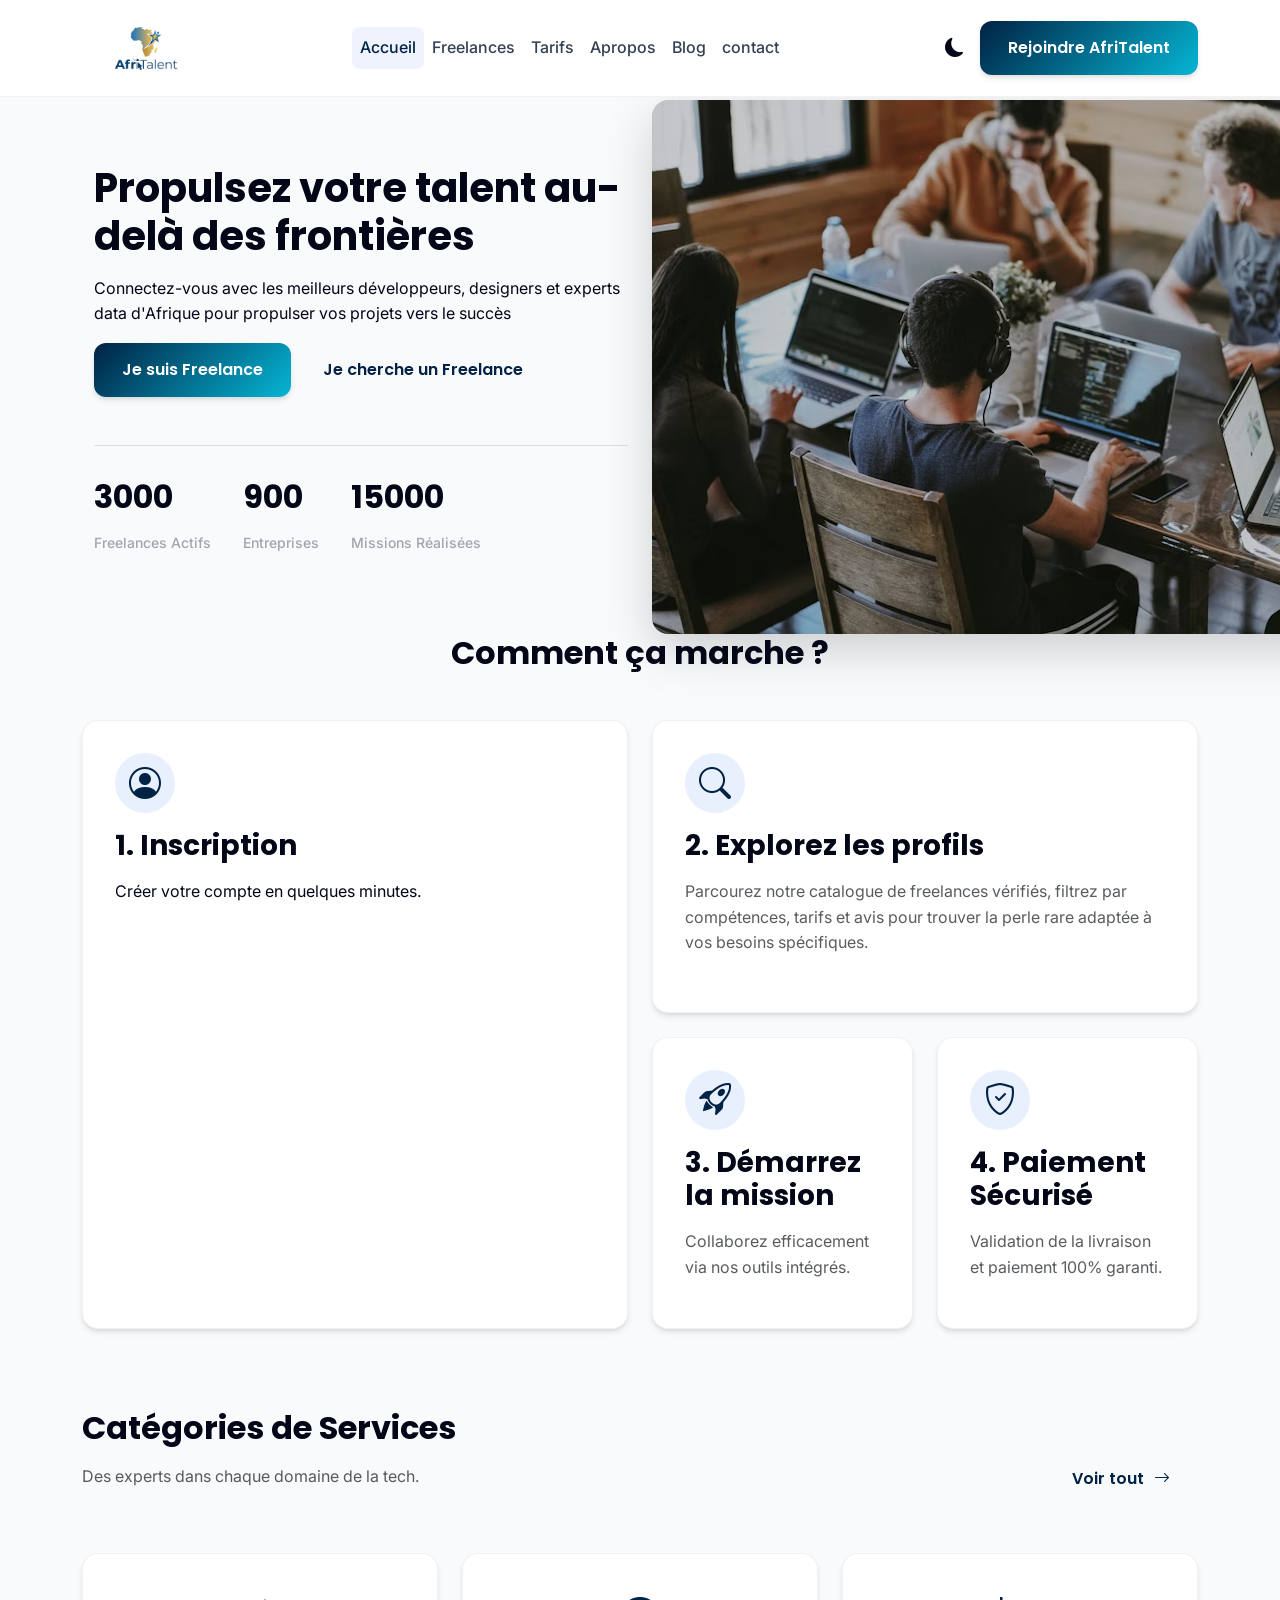
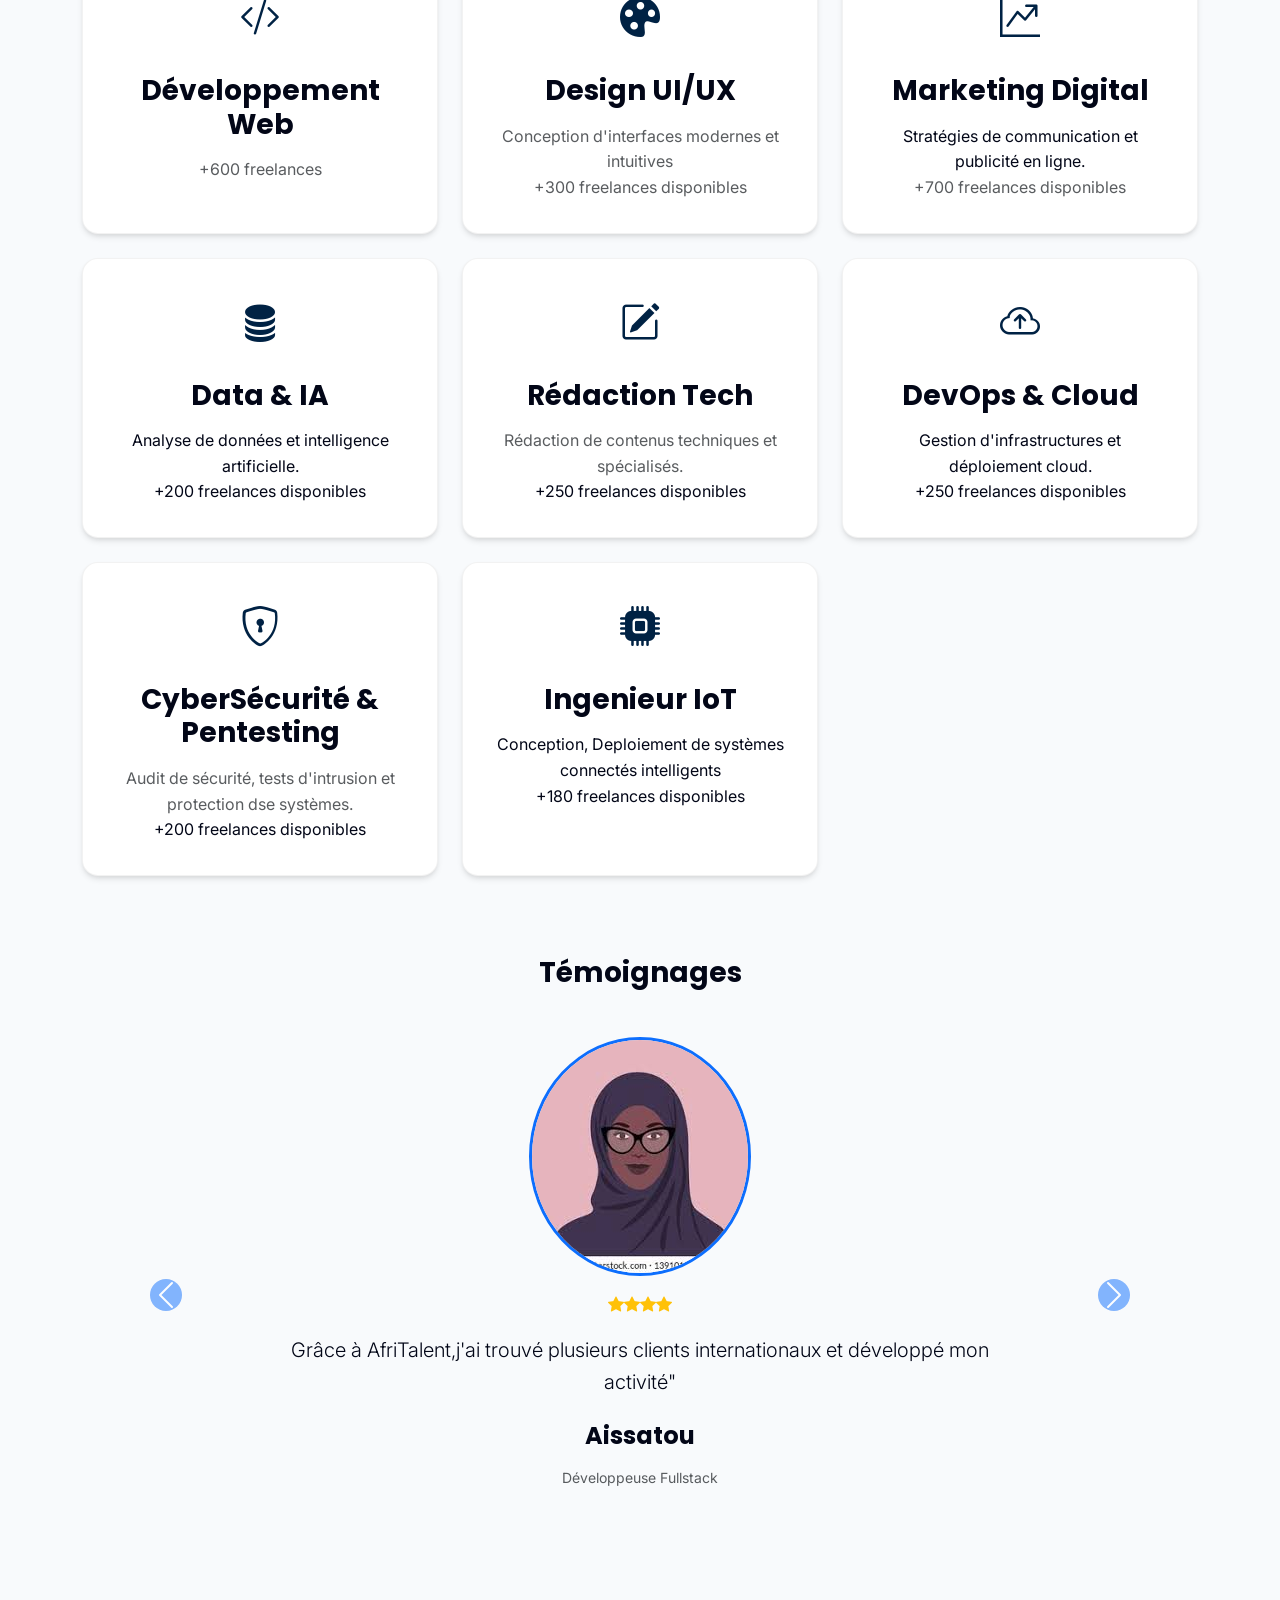
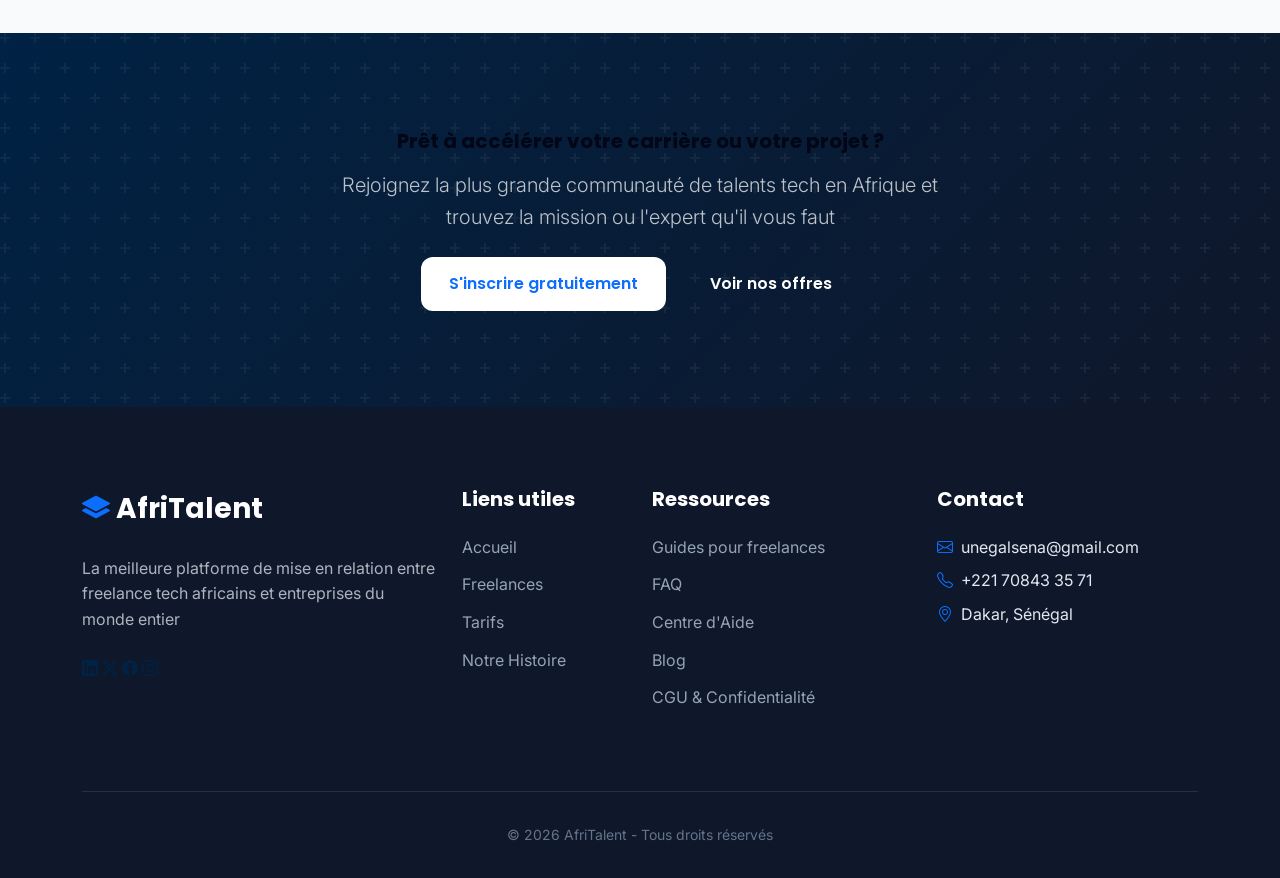
<file: index.html>
<!DOCTYPE html>
<html lang="fr">
<head>
    <meta charset="UTF-8">
    <meta name="viewport" content="width=device-width, initial-scale=1.0">
    <title>AfriTalent</title>
    <link href="https://cdn.jsdelivr.net/npm/bootstrap@5.3.8/dist/css/bootstrap.min.css" rel="stylesheet" integrity="sha384-sRIl4kxILFvY47J16cr9ZwB07vP4J8+LH7qKQnuqkuIAvNWLzeN8tE5YBujZqJLB" crossorigin="anonymous">
    <link rel="stylesheet" href="https://cdn.jsdelivr.net/npm/bootstrap-icons@1.11.1/font/bootstrap-icons.css">
    <script>
        (function() {
            // Récupération du thème sauvegardé dans le localStorage
            const theme = localStorage.getItem('theme');
            // Si le thème est sombre, ajout de la classe dark
            if (theme === 'dark') {
                document.documentElement.classList.add('dark');
            }
        })();
    </script>
    <link rel="stylesheet" href="css/style.css">
    <link rel="stylesheet" href="https://fonts.googleapis.com/css2?family=Inter:wght@400;500;600&family=Poppins:wght@600;700;800&display=swap">
</head>
<body>
    <header>
        <!-- NAVBAR -->
        <nav class="navbar navbar-expand-lg fixed-top" aria-label="main-navbar">
            <div class="container">
                <img src="images/AfriTalent.png" alt="AfriTalent" height="70" class="logoafritalent">
                <!-- Bouton menu responsive -->
                <button class="navbar-toggler shadow-none" type="button" data-bs-toggle="collapse" data-bs-target="#navbarContent" aria-controls="navbarContent" aria-expanded="false" aria-label="Toggle navigation">
                    <span class="navbar-toggler-icon"></span>
                </button>
             <div class="collapse navbar-collapse" id="navbarContent">
                <!-- Liens de navigation -->
                <ul class="navbar-nav mx-auto mb-2 mb-lg-0">
                    <li class="nav-item">
                        <a class="nav-link active" aria-current="page" href="index.html">Accueil</a>
                    </li>
                    <li class="nav-item">
                        <a class="nav-link" href="freelances.html">Freelances</a>
                    </li>
                    <li class="nav-item">
                        <a class="nav-link" href="tarifs.html">Tarifs</a>
                    </li>
                     <li class="nav-item">
                        <a class="nav-link" href="about.html">Apropos</a>
                    </li>
                    <li class="nav-item">
                        <a class="nav-link" href="#Blog">Blog</a>
                    </li>
                    <li class="nav-item">
                        <a class="nav-link" href="contact.html">contact</a>
                    </li>
                </ul>
                <!-- Bouton mode sombre -->
                <div class="d-flex align-items-center gap-3">
                    <button id="theme-toggle" aria-label="Activer le mode sombre">
                        <i class="bi bi-moon-fill"></i>
                    </button>
                </div>
                <!-- Bouton inscription -->
                <a href="#" class="btn-custom btn-primary-custom">Rejoindre AfriTalent</a>
             </div>
            </div>
        </nav>
    </header>
    <!-- CONTENU PRINCIPAL -->
    <main>
        <!-- HERO SECTION -->
        <section class="hero-section container">
            <div class="container">
                <div class="row align-items-center">
                    <div class="col-lg-6 mb-5 mb-lg-0">
                        <h1>Propulsez votre talent <span>au-delà des frontières</span></h1>
                        <p>Connectez-vous avec les meilleurs développeurs, designers et experts data d'Afrique pour propulser vos projets vers le succès </p>
                        <div class="hero-buttons">
                            <a href="tarifs.html" class="btn-custom btn-primary-custom">Je suis Freelance</a>
                            <a href="freelances.html" class="btn-custom btn-secondary-custom">Je cherche un Freelance</a>
                        </div>
                        <!-- COMPTEUR -->
                        <div class="hero-stats">
                            <div class="stat-item">
                                <h2 class="counter" data-target="3000">0</h2>
                                <p>Freelances Actifs</p>
                            </div>
                            <div class="stat-item">
                                <h2 class="counter" data-target="900">0</h2>
                                <p>Entreprises</p>
                            </div>
                            <div class="stat-item">
                                <h2 class="counter" data-target="15000">0</h2>
                                <p>Missions Réalisées</p>
                            </div>
                        </div>
                    </div>  
                    <div class="col-lg-6 hero-image-container">
                        <div class="hero-image"></div>
                        <img src="images/imageacceuil.avif" alt="imageacceuil" class="rounded-4 shadow-lg position-relative" style="z-index: 1;">
                    </div>
                </div> 
            </div>
        </section>
        <!-- COMMENT ÇA MARCHE -->
        <section class="section-padding bg-light-custom fade-in">
            <div class="container">
                <div class="text-center mb-5">
                    <h2>Comment ça marche ?</h2>
                </div>
                <!-- GRILLE BENTO -->
                <div class="bento-grid">
                    <!-- Carte 1 -->
                    <div class="bento-item bento-item-1">
                        <div class="bento-icon">
                            <i class="bi bi-person-circle"></i>         
                        </div>
                        <h3>1. Inscription</h3>
                        <p class="texted-muted mt-3">Créer votre compte en quelques minutes.</p>
                    </div>
                    <!-- Carte 2 -->
                    <div class="bento-item bento-item-2">
                        <div class="bento-icon">
                            <i class="bi bi-search"></i>
                        </div>
                        <h3>2. Explorez les profils</h3>
                        <p class="text-muted mt-3">Parcourez notre catalogue de freelances vérifiés, filtrez par compétences, tarifs et avis pour trouver la perle rare adaptée à vos besoins spécifiques.</p>
                    </div>
                    <!-- Carte 3 -->
                    <div class="bento-item bento-item-3">
                        <div class="bento-icon">
                            <i class="bi bi-rocket-takeoff"></i>
                        </div>
                        <h3>3. Démarrez la mission</h3>
                        <p class="text-muted mt-3">Collaborez efficacement via nos outils intégrés.</p>
                    </div>
                    <!-- Carte 4 -->
                    <div class="bento-item bento-item-4">
                        <div class="bento-icon">
                            <i class="bi bi-shield-check"></i>
                        </div>
                        <h3>4. Paiement Sécurisé</h3>
                        <p class="text-muted mt-3">Validation de la livraison et paiement 100% garanti.</p>
                    </div>
                </div>    
            </div> 
        </section>
        <section class="section-padding fade-in">
            <!-- CATEGORIES SERVICES -->
            <div class="container">
                <div class="d-flex justify-content-between align-items-end mb-5">
                    <div>
                        <h2>Catégories de Services</h2>
                        <p class="text-muted">Des experts dans chaque domaine de la tech.</p>
                    </div>
                    <a href="freelances.html" class="btn-custom btn-outline-custom d-none d-md-flex">Voir tout<i class="bi bi-arrow-right"></i></a>
                </div>
                <div class="row g-4">
                    <div class="col-md-4 col-sm-6">
                        <div class="category-card">
                            <div class="icon-wrapper">
                                <i class="bi bi-code-slash"></i>
                            </div>
                            <h3>Développement Web</h3>
                            <p class="text-muted mb-0">+600 freelances</p>
                        </div>
                    </div>
                    <div class="col-md-4 col-sm-6">    
                        <div class="category-card">
                            <div class="icon-wrapper">
                                <i class="bi bi-palette-fill"></i>
                            </div>
                            <h3>Design UI/UX</h3>
                            <p class="text-muted mb-0">Conception d'interfaces modernes et intuitives </p>
                            <p class="text-muted mb-0">+300 freelances disponibles</p>
                        </div>
                    </div>
                    <div class="col-md-4 col-sm-6">
                        <div class="category-card">
                            <div class="icon-wrapper">
                                <i class="bi bi-graph-up-arrow"></i>
                            </div>
                            <h3>Marketing Digital</h3>
                            <p class="texted-muted mb-0">Stratégies de communication et publicité en ligne.</p>
                            <p class="text-muted mb-0">+700 freelances disponibles</p>   
                        </div>
                    </div>    
                    <div class="col-md-4 col-sm-6">
                        <div class="category-card">
                            <div class="icon-wrapper">
                                <i class="bi-database-fill"></i>
                            </div>
                            <h3>Data & IA</h3>
                            <p class="texted-muted mb-0">Analyse de données et intelligence artificielle.</p>
                            <p class="texted-muted mb-0">+200 freelances disponibles</p>
                        </div>
                    </div>
                    <div class="col-md-4 col-sm-6">
                        <div class="category-card">
                            <div class="icon-wrapper">
                                <i class="bi bi-pencil-square"></i>
                            </div>
                            <h3>Rédaction Tech</h3>
                            <p class="text-muted mb-0">Rédaction de contenus techniques et spécialisés.</p>
                            <p class="texted-muted mb-0">+250 freelances disponibles</p>
                        </div>
                    </div>
                    <div class="col-md-4 col-sm-6">
                        <div class="category-card">
                            <div class="icon-wrapper">
                                <i class="bi bi-cloud-arrow-up"></i>
                            </div>
                            <h3>DevOps & Cloud</h3>
                            <p class="texted-muted mb-0">Gestion d'infrastructures et déploiement cloud.</p>
                            <p class="texted-muted mb-0">+250 freelances disponibles</p>
                        </div>
                    </div>
                    <div class="col-md-4 col-sm-6">
                        <div class="category-card">
                            <div class="icon-wrapper">
                                <i class="bi bi-shield-lock"></i>
                            </div>
                            <h3>CyberSécurité & Pentesting</h3>
                            <p class="text-muted mb-0">Audit de sécurité, tests d'intrusion et protection dse systèmes.</p>
                            <p class="texted-muted mb-0">+200 freelances disponibles</p>
                        </div>
                    </div>
                    <div class="col-md-4 col-sm-6">
                        <div class="category-card">
                            <div class="icon-wrapper">
                                <i class="bi bi-cpu-fill"></i>
                            </div>
                            <h3>Ingenieur IoT</h3>
                            <p class="texted-muted mb-0">Conception, Deploiement de systèmes connectés intelligents</p>
                            <p class="texted-muted mb-0">+180 freelances disponibles</p>
                        </div>
                    </div>
                </div>    
                <div class="text-center mt-4 d-md-none">
                    <a href="freelances.html" class="btn-custom btn-outline-custom">Voir tout <i class="bi bi-arrow-right"></i></a>
                </div>   
            </div>
        </section>
        <section class="section-padding bg-light-custom fade-in">
            <!-- SECTION TEMOIGNAGES -->
            <div class="container">
                <div class="text-center mb-5">
                    <h3>Témoignages</h3>
                </div>
                <div id="testimonialCarousel" class="carousel slide" data-bs-ride="carousel">
                    <div class="carousel-inner pb-5">
                        <!-- Témoignage1 -->
                        <div class="carousel-item active">
                            <div class="row justify-content-center">
                                <div class="col-md-8 text-center">
                                    <img src="images/temoin1.jpg" alt="temoignage" class="rounded-circle mb-3 border border-3 border-primary" >
                                    <div class="mb-3 text-warning">
                                        <i class="bi bi-star-fill"></i><i class="bi bi-star-fill"></i><i class="bi bi-star-fill"></i><i class="bi bi-star-fill"></i>
                                    </div>
                                    <p class="lead font-italic mb-4">Grâce à AfriTalent,j'ai trouvé plusieurs clients internationaux et développé mon activité"</p>
                                    <h4>Aissatou</h4>
                                    <p class="text-muted small">Développeuse Fullstack</p>
                                </div>
                            </div>
                        </div>    
                        <!-- Témoignage2 -->
                        <div class="carousel-item">
                            <div class="row justify-content-center">
                                <div class="col-md-8 text-center">
                                    <img src="images/temoin2.jpg" alt="temoignage" class="rounded-circle mb-3 border border-3 border-primary" >
                                    <div class="mb-3 text-warning">
                                        <i class="bi bi-star-fill"></i><i class="bi bi-star-fill"></i><i class="bi bi-star-fill"></i><i class="bi bi-star-fill"></i><i class="bi bi-star-half"></i>
                                    </div>
                                    <p class="lead font-italic mb-4">"Nous avions besoin d'un expert UX pour repenser notre application. En 48h, nous avons contractualisé avec un profil exceptionnel sur AfriTalent. Le résultat dépasse nos attentes"</p> 
                                    <h4>Marc Levian</h4>
                                    <p class="text-muted small">CTO,TechCorp</p>
                                </div>
                            </div>
                        </div>
                        <!-- Témoignage3 -->
                        <div class="carousel-item text-center">
                            <div class="row justify-content-center">
                                <div class="col-md-8 text-center">
                                    <img src="images/temoin3.jpg" alt="temoignage" class="rounded-circle mb-3 border border-3 border-primary" >
                                    <div class="mb-3 text-warning">
                                        <i class="bi bi-star-fill"></i><i class="bi bi-star-fill"></i><i class="bi bi-star-fill"></i><i class="bi bi-star-fill"></i><i class="bi bi-star-fill"></i>
                                    </div>
                                    <p class="lead font-italic mb-4">"La meilleure plateforme pour les talents africains. Les outils de gestion de projet intégrés me font gagner un temps précieux au quotidien"</p> 
                                    <h4>Issiakha Ba</h4>
                                    <p class="text-muted small">Data Scientist</p>
                                </div>
                            </div>
                        </div>
                        <!-- Témoignage4 -->
                        <div class="carousel-item text-center" >
                            <div class="row justify-content-center">
                                <div class="col-md-8 text-center">
                                    <img src="images/temoin4.jpg" alt="temoignage" class="rounded-circle mb-3 border border-3 border-primary" >
                                    <div class="mb-3 text-warning">
                                        <i class="bi bi-star-fill"></i><i class="bi bi-star-fill"></i><i class="bi bi-star-fill"></i><i class="bi bi-star-fill"></i><i class="bi bi-star-half"></i>
                                    </div>
                                    <p class="lead font-italic mb-4">"Le processus est fluide et très bien organisé"</p> 
                                    <h4>Isac Fayçal</h4>
                                    <p class="text-muted small">CTO,AfriWeb</p>
                                </div>
                            </div>
                        </div>
                        <!-- Témoignage5 -->
                        <div class="carousel-item">
                            <div class="row justify-content-center">
                                <div class="col-md-8 text-center">
                                    <img src="images/temoin5.jpg" alt="temoignage" class="rounded-circle mb-3 border border-3 border-primary" >
                                    <div class="mb-3 text-warning">
                                        <i class="bi bi-star-fill"></i><i class="bi bi-star-fill"></i><i class="bi bi-star-fill"></i><i class="bi bi-star-fill"></i><i class="bi bi-star-half"></i>
                                    </div>
                                    <p class="lead font-italic mb-4">"Une opportunité incroyable pour les freelances africains"</p> 
                                    <h4>Dolores Shalom</h4>
                                    <p class="text-muted small">Freelance Marketing Digital</p>
                                </div>
                            </div>
                        </div>
                        <!-- Témoignage6 -->
                        <div class="carousel-item text-center" >
                            <div class="row justify-content-center">
                                <div class="col-md-8 text-center">
                                    <img src="images/temoin6.jpg" alt="temoignage" class="rounded-circle mb-3 border border-3 border-primary" >
                                    <div class="mb-3 text-warning">
                                        <i class="bi bi-star-fill"></i><i class="bi bi-star-fill"></i><i class="bi bi-star-fill"></i><i class="bi bi-star-fill"></i><i class="bi bi-star-fill"></i>
                                    </div>
                                    <p class="lead font-italic mb-4">"J'ai trouvé un ingenieur Iot en moins 48h sachant qu'ils ne sont pas facile d'accès"</p> 
                                    <h4>Henry Sambou</h4>
                                    <p class="text-muted small">CTO,GlobalVison</p>
                                </div>
                            </div>
                        </div>
                    </div>
                    <button class="carousel-control-prev" type="button" data-bs-target="#testimonialCarousel" data-bs-slide="prev">
                        <span class="carousel-control-prev-icon bg-primary rounded-circle p-3" aria-hidden="true"></span>
                        <span class="visually-hidden">Précédent</span>
                    </button>
                    <button class="carousel-control-next" type="button" data-bs-target="#testimonialCarousel" data-bs-slide="next">
                        <span class="carousel-control-next-icon bg-primary rounded-circle p-3" aria-hidden="true"></span>
                        <span class="visually-hidden">Suivant</span>
                    </button>
                </div>
            </div>
        </section>
        <section class="cta-section text-center fade-in">
            <!-- SECTION CTA -->
            <div class="container position-relative" style="z-index: 1;">
                <h5>Prêt à accélérer votre carrière ou votre projet ?</h5>
                <p class="lead mb-4 mx-auto text-light opacity-75" style="max-width: 600px;">Rejoignez la plus grande communauté de talents tech en Afrique et trouvez la mission ou l'expert qu'il vous faut</p>
                <div class="d-flex justify-content-center gap-3 flex-wrap">
                    <a href="contact.html" class="btn-custom bg-white text-primary">S'inscrire gratuitement</a>
                    <a href="tarifs.html" class="btn-custom btn-outline-custom border-white text-white">Voir nos offres</a>
                </div>
            </div>
        </section>
    </main>
    <!-- FOOTER -->
    <footer class="footer">
        <div class="container">
            <div class="row g-4">
                <div class="col-lg-4 col-md-6">
                    <div class="mb-4">
                        <a href="index.html" class="navbar-brand text-white fs-3 font-heading fw-bold">
                            <i class="bi bi-layers-fill text-primary"></i> AfriTalent
                        </a>
                    </div>
                    <p class="mb-4 opacity-75">La meilleure platforme de mise en relation entre freelance tech africains et entreprises du monde entier</p>
                    <div class="social-icons">
                        <a href="#" aria-label="LinkedIn"><i class="bi bi-linkedin"></i></a>
                        <a href="#" aria-label="Twitter"><i class="bi bi-twitter-x"></i></a>
                        <a href="#" aria-label="Facebook"><i class="bi bi-facebook"></i></a>
                        <a href="#" aria-label="Instagram"><i class="bi bi-instagram"></i></a>
                    </div>
                </div>
                <div class="col-lg-2 col-md-6">
                    <h6 class="footer-heading">Liens utiles</h6>
                    <ul class="footer-links">
                        <li><a href="index.html">Accueil</a></li>
                        <li><a href="freelances.html">Freelances</a></li>
                        <li><a href="tarifs.html">Tarifs</a></li>
                        <li><a href="about.html">Notre Histoire</a></li>
                    </ul>
                </div>
                 <div class="col-lg-3 col-md-6">
                    <h6 class="footer-heading">Ressources</h6>
                    <ul class="footer-links">
                        <li><a href="#">Guides pour freelances</a></li>
                        <li><a href="#">FAQ</a></li>
                        <li><a href="#">Centre d'Aide</a></li>
                        <li><a href="#">Blog</a></li>
                        <li><a href="#">CGU & Confidentialité</a></li>
                    </ul>
                </div>
                <div class="col-lg-3 col-md-6">
                    <h6 class="footer-heading">Contact</h6>
                    <ul class="footer-links">
                        <li class="d-flex align-items-center mb-2"><i class="bi bi-envelope text-primary me-2"></i> unegalsena@gmail.com</li>
                        <li class="d-flex align-items-center mb-2"><i class="bi bi-telephone text-primary me-2"></i> +221 70843 35 71</li>
                        <li class="d-flex align-items-center"><i class="bi bi-geo-alt text-primary me-2"></i> Dakar, Sénégal</li>
                    </ul>
                </div>
            </div>
            <div class="footer-bottom">
                <p class="mb-0">© 2026 AfriTalent - Tous droits réservés</p>
            </div>
        </div>
    </footer>
    <!-- Pour retourner en haut -->
    <button id="backToTop" aria-label="Retour en haut">
        <i class="bi bi-arrow-up"></i>
    </button>

    <script src="https://cdn.jsdelivr.net/npm/bootstrap@5.3.2/dist/js/bootstrap.bundle.min.js"></script>
    <script src="js/main.js"></script>
</body>
</html>
</file>
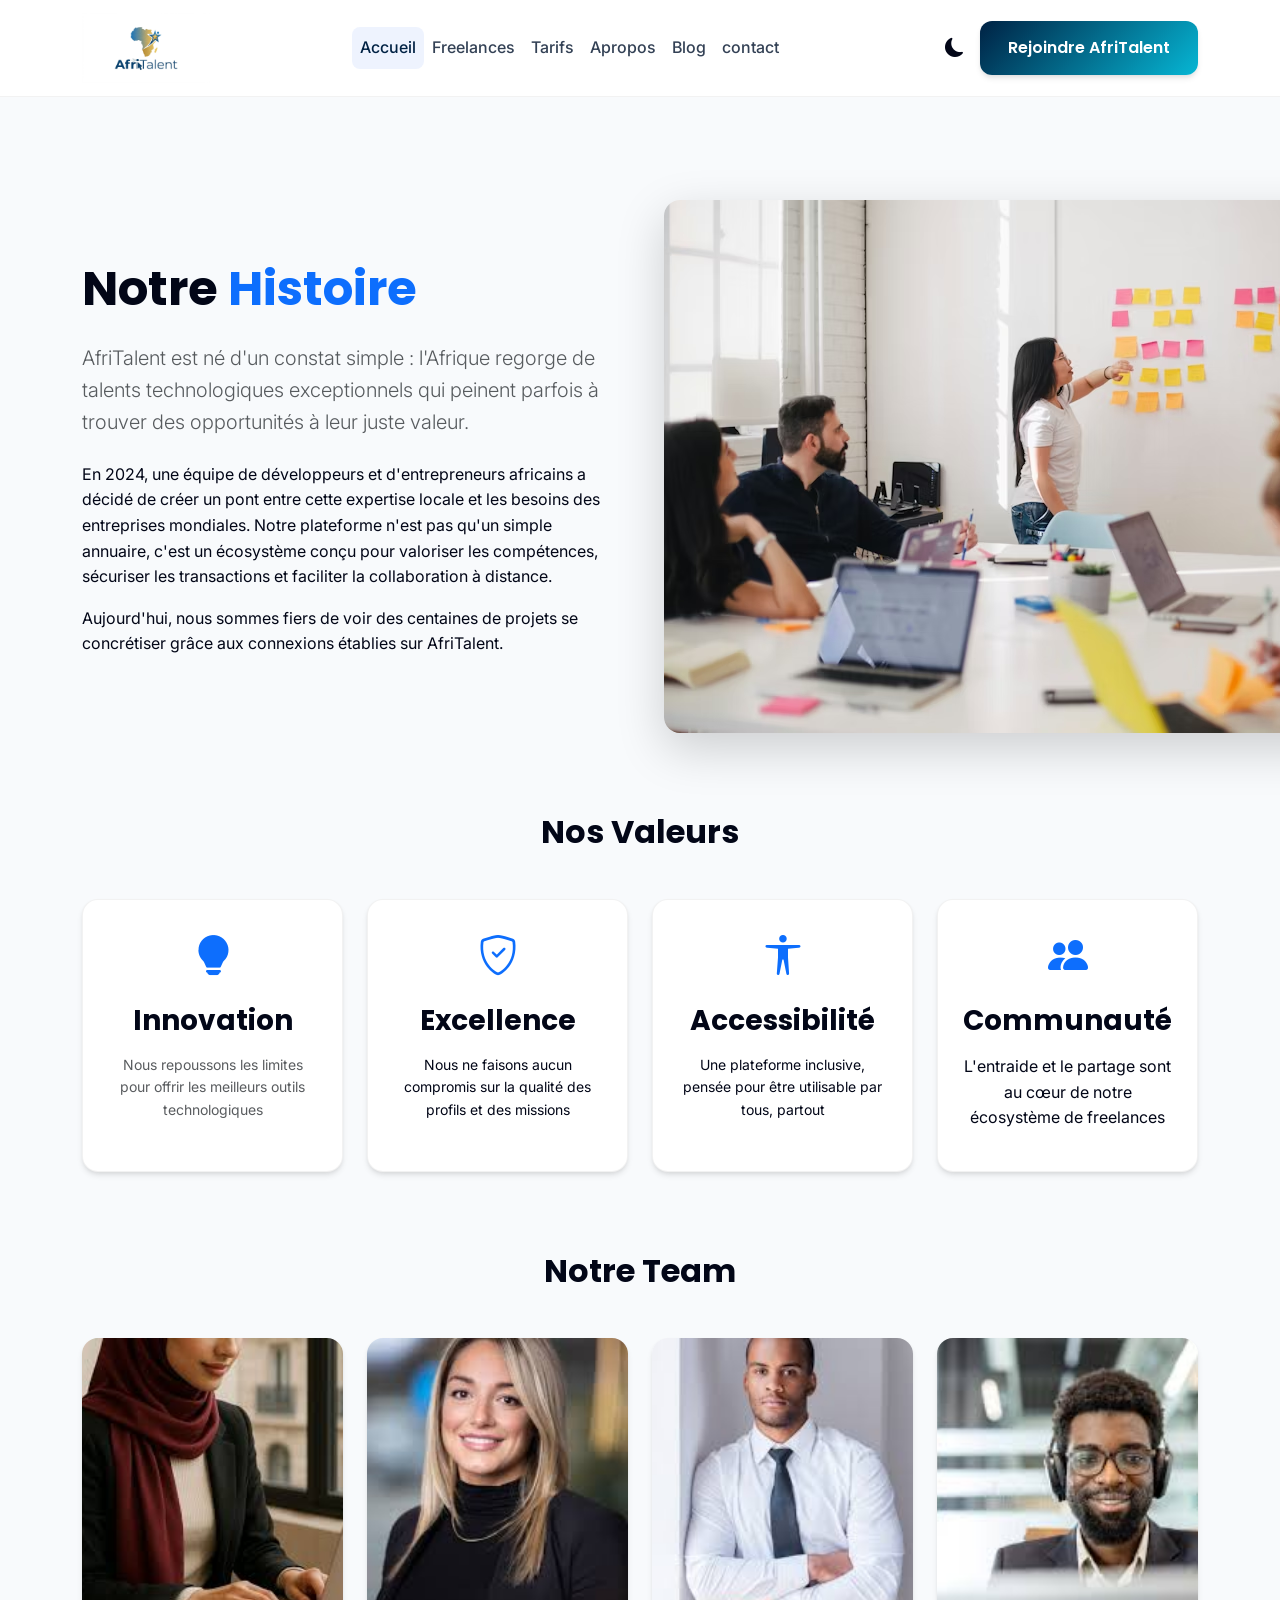
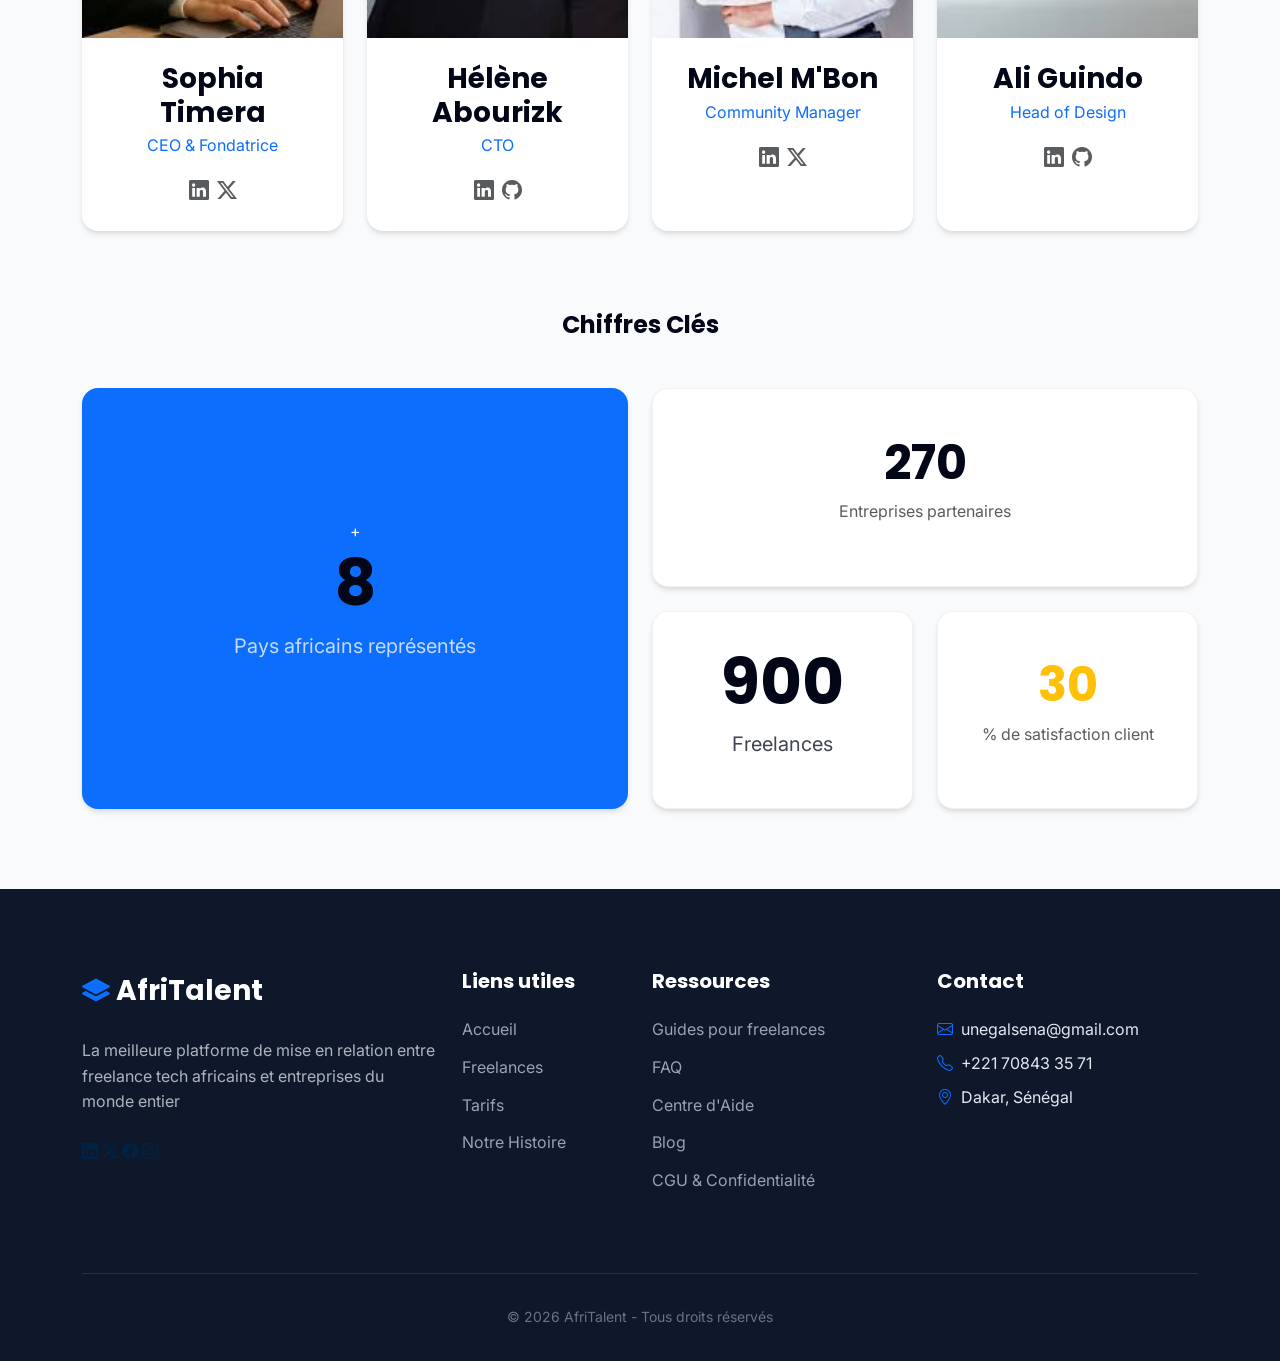
<file: about.html>
<!DOCTYPE html>
<html lang="fr">
<head>
    <meta charset="UTF-8">
    <meta name="viewport" content="width=device-width, initial-scale=1.0">
    <title>AfriTalent</title>
    <link rel="stylesheet" href="css/style.css">
    <link href="https://cdn.jsdelivr.net/npm/bootstrap@5.3.8/dist/css/bootstrap.min.css" rel="stylesheet" integrity="sha384-sRIl4kxILFvY47J16cr9ZwB07vP4J8+LH7qKQnuqkuIAvNWLzeN8tE5YBujZqJLB" crossorigin="anonymous">
    <link rel="stylesheet" href="https://cdn.jsdelivr.net/npm/bootstrap-icons@1.11.1/font/bootstrap-icons.css">
    <!-- Script pour charger le mode sombre dès l'ouverture pour éviter le flash blanc -->
    <script>
        (function() {
            const theme = localStorage.getItem('theme');
            if (theme === 'dark') {
                document.documentElement.classList.add('dark');
            }
        })();
    </script>
    <link rel="stylesheet" href="css/style.css">
    <link rel="stylesheet" href="https://fonts.googleapis.com/css2?family=Inter:wght@400;500;600&family=Poppins:wght@600;700;800&display=swap">
</head>
<body>
    <header>
        <!-- NAVBAR -->
        <nav class="navbar navbar-expand-lg fixed-top" aria-label="main-navbar">
            <div class="container">
                <img src="images/AfriTalent.png" alt="AfriTalent" height="70" class="logoafritalent">
                <button class="navbar-toggler shadow-none" type="button" data-bs-toggle="collapse" data-bs-target="#navbarContent" aria-controls="navbarContent" aria-expanded="false" aria-label="Toggle navigation">
                    <span class="navbar-toggler-icon"></span>
                </button>
             <div class="collapse navbar-collapse" id="navbarContent">
                <ul class="navbar-nav mx-auto mb-2 mb-lg-0">
                    <li class="nav-item">
                        <a class="nav-link active" aria-current="page" href="index.html">Accueil</a>
                    </li>
                    <li class="nav-item">
                        <a class="nav-link" href="freelances.html">Freelances</a>
                    </li>
                    <li class="nav-item">
                        <a class="nav-link" href="tarifs.html">Tarifs</a>
                    </li>
                     <li class="nav-item">
                        <a class="nav-link" href="about.html">Apropos</a>
                    </li>
                    <li class="nav-item">
                        <a class="nav-link" href="#Blog">Blog</a>
                    </li>
                    <li class="nav-item">
                        <a class="nav-link" href="contact.html">contact</a>
                    </li>
                </ul>
                <div class="d-flex align-items-center gap-3">
                    <button id="theme-toggle" aria-label="Activer le mode sombre">
                        <i class="bi bi-moon-fill"></i>
                    </button>
                </div>
                <a href="#" class="btn-custom btn-primary-custom">Rejoindre AfriTalent</a>
             </div>
            </div>
        </nav>
    </header>
    <main style="padding-top: 100px;">
        <!-- NOTRE HISTOIRE -->
        <section class="section-padding fade-in">
            <div class="container">
                <div class="row align-items-center g-5">
                    <div class="col-lg-6">
                        <h1 class="display-5 fw-bold mb-4">Notre <span class="text-primary">Histoire</span></h1>
                        <p class="lead text-muted mb-4">AfriTalent est né d'un constat simple : l'Afrique regorge de talents technologiques exceptionnels qui peinent parfois à trouver des opportunités à leur juste valeur.</p>
                        <p class="texted-muted">En 2024, une équipe de développeurs et d'entrepreneurs africains a décidé de créer un pont entre cette expertise locale et les besoins des entreprises mondiales. Notre plateforme n'est pas qu'un simple annuaire, c'est un écosystème conçu pour valoriser les compétences, sécuriser les transactions et faciliter la collaboration à distance.</p>
                        <p class="texted-muted">Aujourd'hui, nous sommes fiers de voir des centaines de projets se concrétiser grâce aux connexions établies sur AfriTalent.</p>
                    </div>
                    <div class="col-lg-6">
                        <img src="images/imageabout.avif" alt="imageabout" class="fluid rounded-4 shadow-lg">
                    </div>
                </div>
            </div>    
        </section>
         <!-- NOS VALEURS  -->
        <section class="section-padding bg-light-custom fade-in">
            <div class="container text-center">
                <h2 class="mb-5">Nos Valeurs</h2>
                <div class="row g-4">
                    <!-- Valeur1 -->
                    <div class="col-md-3 col-sm-6">
                        <div class="category-card p-4 h-100">
                            <div class="icon-wrapper mb-3 text-primary" style="font-size: 2.5rem;">
                                <i class="bi bi-lightbulb-fill"></i>
                            </div>
                            <h3>Innovation</h3>
                            <p class="text-muted small">Nous repoussons les limites pour offrir les meilleurs outils technologiques</p>
                        </div>
                    </div>
                    <!-- Valeur2 -->
                    <div class="col-md-3 col-sm-6">
                        <div class="category-card p-4 h-100">
                            <div class="icon-wrapper mb-3 text-primary" style="font-size: 2.5rem;">
                                <i class="bi bi-shield-check"></i>
                            </div>
                            <h3>Excellence</h3>
                            <p class="texted-muted small">Nous ne faisons aucun compromis sur la qualité des profils et des missions</p>
                        </div>
                    </div>
                    <!-- Valeur3 -->
                    <div class="col-md-3 col-sm-6">
                        <div class="category-card p-4 h-100">
                            <div class="icon-wrapper mb-3 text-primary" style="font-size: 2.5rem;">
                                <i class="bi bi-universal-access"></i>
                            </div>
                            <h3>Accessibilité</h3>
                            <p class="texted-muted small">Une plateforme inclusive, pensée pour être utilisable par tous, partout</p>
                        </div>
                    </div>
                    <!-- Valeur4 -->
                    <div class="col-md-3 col-sm-6">
                        <div class="category-card p-4 h-100">
                            <div class="icon-wrapper mb-3 text-primary" style="font-size: 2.5rem;">
                                <i class="bi bi-people-fill"></i>
                            </div>
                            <h3>Communauté</h3>
                            <p>L'entraide et le partage sont au cœur de notre écosystème de freelances</p>
                        </div>
                    </div>
                </div>
            </div>    
        </section>
        <!-- NOTRE EQUIPE -->
        <section class="section-padding fade-in">
            <div class="container text-center">
                <h2 class="mb-5">Notre Team</h2>
                <div class="row justify-content-center g-4">
                    <!-- Membre1 -->
                    <div class="col-lg-3 col-md-6">
                        <div class="card freelance-card border-0 h-100">
                            <img src="images/imageCEO.jpg" alt="CEO" style="height: 300px; object-fit: cover;">   
                            <div class="card-body p-4">
                                <h3 class="fw-bold mb-1">Sophia Timera</h3>
                                <p class="text-primary mb-3">CEO & Fondatrice </p>
                                <div class="d-flex justify-content-center gap-2">
                                    <a href="#" class="text-muted hover-primary"><i class="bi bi-linkedin fs-5"></i></a>
                                    <a href="#" class="text-muted hover-primary"><i class="bi bi-twitter-x fs-5"></i></a>
                                </div>
                            </div>
                        </div>
                    </div>    
                    <!-- Membre2 -->
                    <div class="col-lg-3 col-md-6">
                        <div class="card freelance-card border-0 h-100">
                            <img src="images/imageCTO.jpg" alt="CTO" style="height: 300px; object-fit: cover;">   
                            <div class="card-body p-4">
                                <h3 class="fw-bold mb-1">Hélène Abourizk</h3>
                                <p class="text-primary mb-3">CTO</p>
                                <div class="d-flex justify-content-center gap-2">
                                    <a href="#" class="text-muted hover-primary"><i class="bi bi-linkedin fs-5"></i></a>
                                    <a href="#" class="text-muted hover-primary"><i class="bi bi-github fs-5"></i></a>
                                </div>
                            </div>
                        </div>
                    </div>
                    <!-- Membre3 -->
                    <div class="col-lg-3 col-md-6">
                        <div class="card freelance-card border-0 h-100">
                            <img src="images/imageCM.jpg" alt="CM" style="height: 300px; object-fit: cover;">   
                            <div class="card-body p-4">
                                <h3 class="fw-bold mb-1">Michel M'Bon</h3>
                                <p class="text-primary mb-3">Community Manager</p>
                                <div class="d-flex justify-content-center gap-2">
                                    <a href="#" class="text-muted hover-primary"><i class="bi bi-linkedin fs-5"></i></a>
                                    <a href="#" class="text-muted hover-primary"><i class="bi bi-twitter-x fs-5"></i></a>
                                </div>
                            </div>
                        </div>
                    </div>
                    <!-- Membre4 -->
                    <div class="col-lg-3 col-md-6">
                        <div class="card freelance-card border-0 h-100">
                            <img src="images/imagedesign.jpg" alt="designer" style="height: 300px; object-fit: cover;">   
                            <div class="card-body p-4">
                                <h3 class="fw-bold mb-1">Ali Guindo</h3>
                                <p class="text-primary mb-3">Head of Design</p>
                                <div class="d-flex justify-content-center gap-2">
                                    <a href="#" class="text-muted hover-primary"><i class="bi bi-linkedin fs-5"></i></a>
                                    <a href="#" class="text-muted hover-primary"><i class="bi bi-github fs-5"></i></a>
                                </div>
                            </div>
                        </div>
                    </div>
                </div>
            </div>
        </section>
        <!-- CHIFFRES CLES  -->
        <section class="section-padding bg-light-custom fade-in">
            <div class="container text-center">
                  <h4 class="mb-5">Chiffres Clés</h4>   <!-- margin bottom taille 5 -->
                <div class="bento-grid"> 
                    <div class="bento-item bento-item-1 d-flex flex-column justify-content-center align-items-center bg-primary text-white border-0">
                        +<h5 class="display-3 fw-bold counter mb-0" data-target="25">0</h5>
                        <p class="fs-5 opacity-75 mt-2">Pays africains représentés</p>
                    </div>
                    <div class="bento-item bento-item-2 d-flex flex-column justify-content-center align-items-center">
                        <h5 class="display-5 fw-bold text-accent counter mb-0" data-target="900">0</h5>
                        <p class="text-muted mt-2 text-center">Entreprises partenaires</p>
                    </div>
                    <div class="bento-item bento-item-3 d-flex flex-column justify-content-center align-items-center">
                        <h5 class="display-3 fw-bold counter mb-0" data-target="3000">0</h5>
                        <p class="fs-5 opacity-75 mt-2">Freelances</p>
                    </div>
                    <div class="bento-item bento-item-4 d-flex flex-column justify-content-center align-items-center">
                        <h5 class="display-5 fw-bold text-warning counter mb-0" data-target="98">0</h5>
                        <p class="text-muted mt-2 text-center">% de satisfaction client</p>
                    </div>
                </div>
            </div>
        </section>
    </main>
    <!-- FOOTER -->
    <footer class="footer">
        <div class="container">
            <div class="row g-4">
                <div class="col-lg-4 col-md-6">
                    <div class="mb-4">
                        <a href="index.html" class="navbar-brand text-white fs-3 font-heading fw-bold">
                            <i class="bi bi-layers-fill text-primary"></i> AfriTalent
                        </a>
                    </div>
                    <p class="mb-4 opacity-75">La meilleure platforme de mise en relation entre freelance tech africains et entreprises du monde entier</p>
                    <div class="social-icons">
                        <a href="#" aria-label="LinkedIn"><i class="bi bi-linkedin"></i></a>
                        <a href="#" aria-label="Twitter"><i class="bi bi-twitter-x"></i></a>
                        <a href="#" aria-label="Facebook"><i class="bi bi-facebook"></i></a>
                        <a href="#" aria-label="Instagram"><i class="bi bi-instagram"></i></a>
                    </div>
                </div>
                <div class="col-lg-2 col-md-6">
                    <h6 class="footer-heading">Liens utiles</h6>
                    <ul class="footer-links">
                        <li><a href="index.html">Accueil</a></li>
                        <li><a href="freelances.html">Freelances</a></li>
                        <li><a href="tarifs.html">Tarifs</a></li>
                        <li><a href="about.html">Notre Histoire</a></li>
                    </ul>
                </div>
                 <div class="col-lg-3 col-md-6">
                    <h6 class="footer-heading">Ressources</h6>
                    <ul class="footer-links">
                        <li><a href="#">Guides pour freelances</a></li>
                        <li><a href="#">FAQ</a></li>
                        <li><a href="#">Centre d'Aide</a></li>
                        <li><a href="#">Blog</a></li>
                        <li><a href="#">CGU & Confidentialité</a></li>
                    </ul>
                </div>
                <div class="col-lg-3 col-md-6">
                    <h6 class="footer-heading">Contact</h6>
                    <ul class="footer-links">
                        <li class="d-flex align-items-center mb-2"><i class="bi bi-envelope text-primary me-2"></i> unegalsena@gmail.com</li>
                        <li class="d-flex align-items-center mb-2"><i class="bi bi-telephone text-primary me-2"></i> +221 70843 35 71</li>
                        <li class="d-flex align-items-center"><i class="bi bi-geo-alt text-primary me-2"></i> Dakar, Sénégal</li>
                    </ul>
                </div>
            </div>
            <div class="footer-bottom">
                <p class="mb-0">© 2026 AfriTalent - Tous droits réservés</p>
            </div>
        </div>
    </footer>
    <!-- Pour retourner en haut -->
    <button id="backToTop" aria-label="Retour en haut">
        <i class="bi bi-arrow-up"></i>
    </button>

    <script src="https://cdn.jsdelivr.net/npm/bootstrap@5.3.2/dist/js/bootstrap.bundle.min.js"></script>
    <script src="js/main.js"></script>
</body>
</html>
</file>
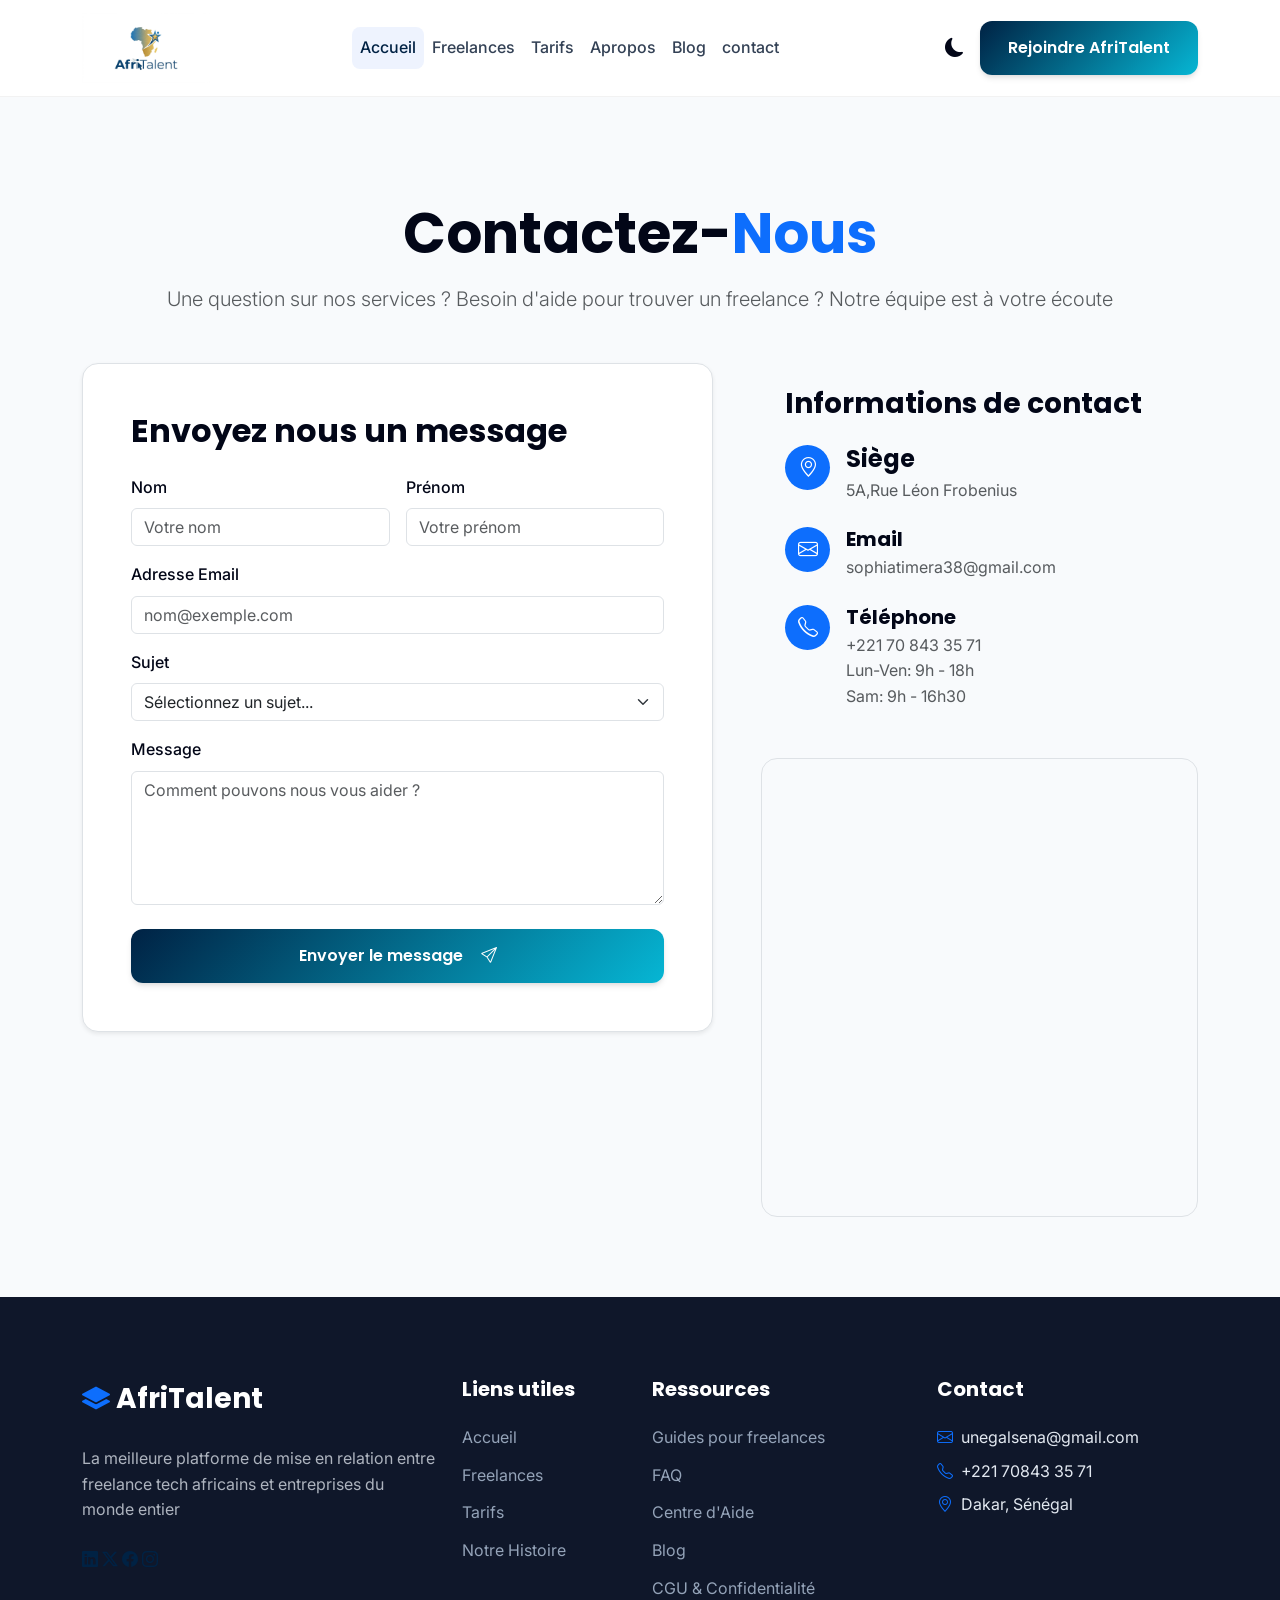
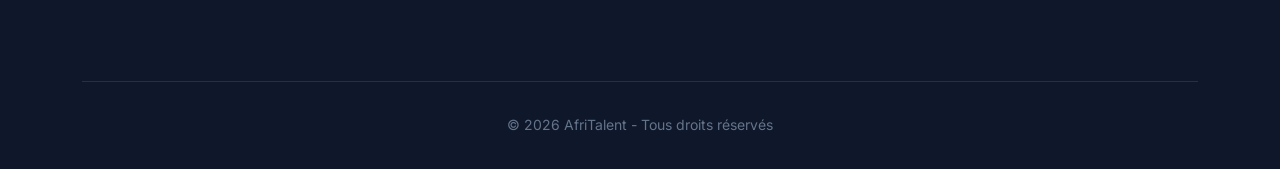
<file: contact.html>
<!DOCTYPE html>
<html lang="fr">
<head>
    <meta charset="UTF-8">
    <meta name="viewport" content="width=device-width, initial-scale=1.0">
    <title>AfriTalent</title>
    <!-- Liens vers le CSS et les bibliothèques externes (Bootstrap et icônes) -->
    <link rel="stylesheet" href="css/style.css">
    <link href="https://cdn.jsdelivr.net/npm/bootstrap@5.3.8/dist/css/bootstrap.min.css" rel="stylesheet"
        integrity="sha384-sRIl4kxILFvY47J16cr9ZwB07vP4J8+LH7qKQnuqkuIAvNWLzeN8tE5YBujZqJLB" crossorigin="anonymous">
    <link rel="stylesheet" href="https://cdn.jsdelivr.net/npm/bootstrap-icons@1.11.1/font/bootstrap-icons.css">
    <link rel="stylesheet" href="https://fonts.googleapis.com/css2?family=Inter:wght@400;500;600&family=Poppins:wght@600;700;800&display=swap">
    <link rel="stylesheet" href="css/style.css">
    
    <!-- Script pour charger le mode sombre dès l'ouverture pour éviter le flash blanc -->
    <script>
        (function() {
            const theme = localStorage.getItem('theme');
            if (theme === 'dark') {
                document.documentElement.classList.add('dark');
            }
        })();
    </script>
</head>

<body>
    <!-- En-tête avec la barre de navigation principale -->
    <header>
        <nav class="navbar navbar-expand-lg fixed-top" aria-label="main-navbar">
            <div class="container">
                <img src="images/AfriTalent.png" alt="AfriTalent" height="70" class="logoafritalent">
                <!-- Bouton pour le menu sur mobile -->
                <button class="navbar-toggler shadow-none" type="button" data-bs-toggle="collapse"
                    data-bs-target="#navbarContent" aria-controls="navbarContent" aria-expanded="false"
                    aria-label="Toggle navigation">
                    <span class="navbar-toggler-icon"></span>
                </button>
                <!-- Liens de navigation -->
                <div class="collapse navbar-collapse" id="navbarContent">
                    <ul class="navbar-nav mx-auto mb-2 mb-lg-0">
                        <li class="nav-item"><a class="nav-link active" aria-current="page" href="index.html">Accueil</a></li>
                        <li class="nav-item"><a class="nav-link" href="freelances.html">Freelances</a></li>
                        <li class="nav-item"><a class="nav-link" href="tarifs.html">Tarifs</a></li>
                        <li class="nav-item"><a class="nav-link" href="about.html">Apropos</a></li>
                        <li class="nav-item"><a class="nav-link" href="#Blog">Blog</a></li>
                        <li class="nav-item"><a class="nav-link" href="contact.html">contact</a></li>
                    </ul>
                    <!-- Bouton pour changer de thème -->
                    <div class="d-flex align-items-center gap-3">
                        <button id="theme-toggle" aria-label="Activer le mode sombre">
                            <i class="bi bi-moon-fill"></i>
                        </button>
                    </div>
                    <a href="#" class="btn-custom btn-primary-custom">Rejoindre AfriTalent</a>
                </div>
            </div>
        </nav>
    </header>

    <!-- Contenu principal de la page -->
    <main style="padding-top: 100px;">
        <section class="section-padding fade-in">
            <div class="container">
                <div class="text-center mb-5">
                    <h1 class="display-4 fw-bold mb-3">Contactez-<span class="text-primary">Nous</span></h1>
                    <p class="lead text-muted max-w-600 mx-auto">Une question sur nos services ? Besoin d'aide pour
                        trouver un freelance ? Notre équipe est à votre écoute</p>
                </div>
                <div class="row g-5">
                    <!-- Formulaire de contact -->
                    <div class="col-lg-7">
                        <div class="bg-white p-4 p-md-5 rounded-4 shadow-sm border">
                            <h2 class="mb-4 fw-bold">Envoyez nous un message</h2>
                            <form id="contactForm" novalidate>
                                <div class="row g-3">
                                    <div class="col-md-6">
                                        <label for="nom" class="form-label fw-medium">Nom</label>
                                        <input type="text" class="form-control" id="nom" placeholder="Votre nom" required>
                                        <div class="invalid-feedback">Veuillez entrez votre nom</div>
                                    </div>
                                    <div class="col-md-6">
                                        <label for="prenom" class="form-label fw-medium">Prénom</label>
                                        <input type="text" class="form-control" id="prenom" placeholder="Votre prénom" required>
                                        <div class="invalid-feedback">Veuillez entrez votre prénom</div>
                                    </div>
                                    <div class="col-12">
                                        <label for="email" class="form-label fw-medium">Adresse Email</label>
                                        <input type="email" class="form-control" id="email" placeholder="nom@exemple.com" required>
                                        <div class="invalid-feedback">Veuillez entrez une adresse email valide</div>
                                    </div>
                                    <div class="col-12">
                                        <label for="sujet" class="form-label fw-medium">Sujet</label>
                                        <select class="form-select" id="sujet" required>
                                            <option value="" selected disabled>Sélectionnez un sujet...</option>
                                            <option value="support">Support technique</option>
                                            <option value="freelance">Question freelance</option>
                                            <option value="entreprise">Entreprise</option>
                                            <option value="autre">Autre</option>
                                        </select>
                                    </div>
                                    <div class="col-12">
                                        <label for="message" class="form-label fw-medium">Message</label>
                                        <textarea class="form-control" id="message" name="message"
                                            placeholder="Comment pouvons nous vous aider ?" required maxlength="2000"
                                            rows="5"></textarea>
                                        <div class="invalid-feedback">Le message doit contenir au moins 20 caracteres</div>
                                    </div>       
                                    <div class="col-12 mt-4">
                                        <button type="submit" class="btn-custom btn-primary-custom w-100">Envoyer le message<i class="bi bi-send ms-2"></i></button>
                                    </div>
                                </div>
                                <!-- Message de succès caché au départ -->
                                <div id="success-message" class="alert alert-success d-none" role="alert">
                                    <i class="bi bi-check-circle-fill me-2"></i> Votre message a été envoyé avec succès ! Nous vous répondrons dans les plus brefs délais.
                                </div>
                            </form>
                        </div>
                    </div>
                    <!-- Bloc d'informations de contact et carte Google Maps -->
                    <div class="col-lg-5">
                        <div class="d-flex flex-column h-100 gap-4">
                            <div class="bg-light-custom p-4 rounded-4">
                                <h3 class="fw-bold mb-4">Informations de contact</h3>
                                <!-- Détails : Adresse, Email, Téléphone -->
                                <div class="d-flex align-items-start mb-4">
                                    <div class="icon-wrapper bg-primary text-white rounded-circle d-flex align-items-center justify-content-center me-3"
                                        style="width: 45px; height: 45px; font-size: 1.25rem;">
                                        <i class="bi bi-geo-alt"></i>
                                    </div>
                                    <div>
                                        <h4 class="fw-bold mb-1">Siège</h4>
                                        <p class="text-muted mb-0">5A,Rue Léon Frobenius</p>
                                    </div>
                                </div>
                                <div class="d-flex align-items-start mb-4">
                                    <div class="icon-wrapper bg-primary text-white rounded-circle d-flex align-items-center justify-content-center me-3"
                                        style="width: 45px; height: 45px; font-size: 1.25rem;">
                                        <i class="bi bi-envelope"></i>
                                    </div>
                                    <div>
                                        <h5 class="fw-bold mb-1">Email</h5>
                                        <p class="text-muted mb-0">sophiatimera38@gmail.com</p>
                                    </div>
                                </div>
                                <div class="d-flex align-items-start">
                                    <div class="icon-wrapper bg-primary text-white rounded-circle d-flex align-items-center justify-content-center me-3"
                                        style="width: 45px; height: 45px; font-size: 1.25rem;">
                                        <i class="bi bi-telephone"></i>
                                    </div>
                                    <div>
                                        <h5 class="fw-bold mb-1">Téléphone</h5>
                                        <p class="text-muted mb-0">+221 70 843 35 71</p>
                                        <p class="text-muted mb-0">Lun-Ven: 9h - 18h <br>Sam: 9h - 16h30</p>
                                    </div>
                                </div>
                            </div>
                            <!-- Intégration de la carte -->
                            <div class="rounded-4 overflow-hidden border " style="min-height: 250px;">
                                <iframe src="https://www.google.com/maps/embed?pb=!1m18!1m12!1m3!1d3859.240560218798!2d-17.46888520472069!3d14.69898361279917!2m3!1f0!2f0!3f0!3m2!1i1024!2i768!4f13.1!3m3!1m2!1s0xec1729a3d759e53%3A0xfc21be9d20861788!2sRue%20Leo%20Frobenious%2C%20Dakar!5e0!3m2!1sfr!2ssn!4v1779578576497!5m2!1sfr!2ssn" width="600" height="450" style="border:0;" allowfullscreen="" loading="lazy" referrerpolicy="no-referrer-when-downgrade"></iframe>
                            </div>
                        </div>
                    </div>
                </div>
            </div>      
        </section>
    </main>
           <!-- FOOTER -->
    <footer class="footer">
        <div class="container">
            <div class="row g-4">
                <div class="col-lg-4 col-md-6">
                    <div class="mb-4">
                        <a href="index.html" class="navbar-brand text-white fs-3 font-heading fw-bold">
                            <i class="bi bi-layers-fill text-primary"></i> AfriTalent
                        </a>
                    </div>
                    <p class="mb-4 opacity-75">La meilleure platforme de mise en relation entre freelance tech africains et entreprises du monde entier</p>
                    <div class="social-icons">
                        <a href="#" aria-label="LinkedIn"><i class="bi bi-linkedin"></i></a>
                        <a href="#" aria-label="Twitter"><i class="bi bi-twitter-x"></i></a>
                        <a href="#" aria-label="Facebook"><i class="bi bi-facebook"></i></a>
                        <a href="#" aria-label="Instagram"><i class="bi bi-instagram"></i></a>
                    </div>
                </div>
                <!-- Colonnes de liens -->
                <div class="col-lg-2 col-md-6">
                    <h6 class="footer-heading">Liens utiles</h6>
                    <ul class="footer-links">
                        <li><a href="index.html">Accueil</a></li>
                        <li><a href="freelances.html">Freelances</a></li>
                        <li><a href="tarifs.html">Tarifs</a></li>
                        <li><a href="about.html">Notre Histoire</a></li>
                    </ul>
                </div>
                <div class="col-lg-3 col-md-6">
                    <h6 class="footer-heading">Ressources</h6>
                    <ul class="footer-links">
                        <li><a href="#">Guides pour freelances</a></li>
                        <li><a href="#">FAQ</a></li>
                        <li><a href="#">Centre d'Aide</a></li>
                        <li><a href="#">Blog</a></li>
                        <li><a href="#">CGU & Confidentialité</a></li>
                    </ul>
                </div>
                <div class="col-lg-3 col-md-6">
                    <h6 class="footer-heading">Contact</h6>
                    <ul class="footer-links">
                        <li class="d-flex align-items-center mb-2"><i class="bi bi-envelope text-primary me-2"></i>unegalsena@gmail.com</li>
                        <li class="d-flex align-items-center mb-2"><i class="bi bi-telephone text-primary me-2"></i>+221 70843 35 71</li>
                        <li class="d-flex align-items-center"><i class="bi bi-geo-alt text-primary me-2"></i> Dakar, Sénégal</li>
                    </ul>
                </div>
            </div>
            <div class="footer-bottom">
                <p class="mb-0">© 2026 AfriTalent - Tous droits réservés</p>
            </div>
        </div>
    </footer>

    <!-- Bouton pour revenir au début de la page -->
    <button id="backToTop" aria-label="Retour en haut">
        <i class="bi bi-arrow-up"></i>
    </button>

    <!-- Scripts JavaScript (Bootstrap et fichier principal) -->
    <script src="https://cdn.jsdelivr.net/npm/bootstrap@5.3.2/dist/js/bootstrap.bundle.min.js"></script>
    <script src="js/main.js"></script>
</body>

</html>
</file>
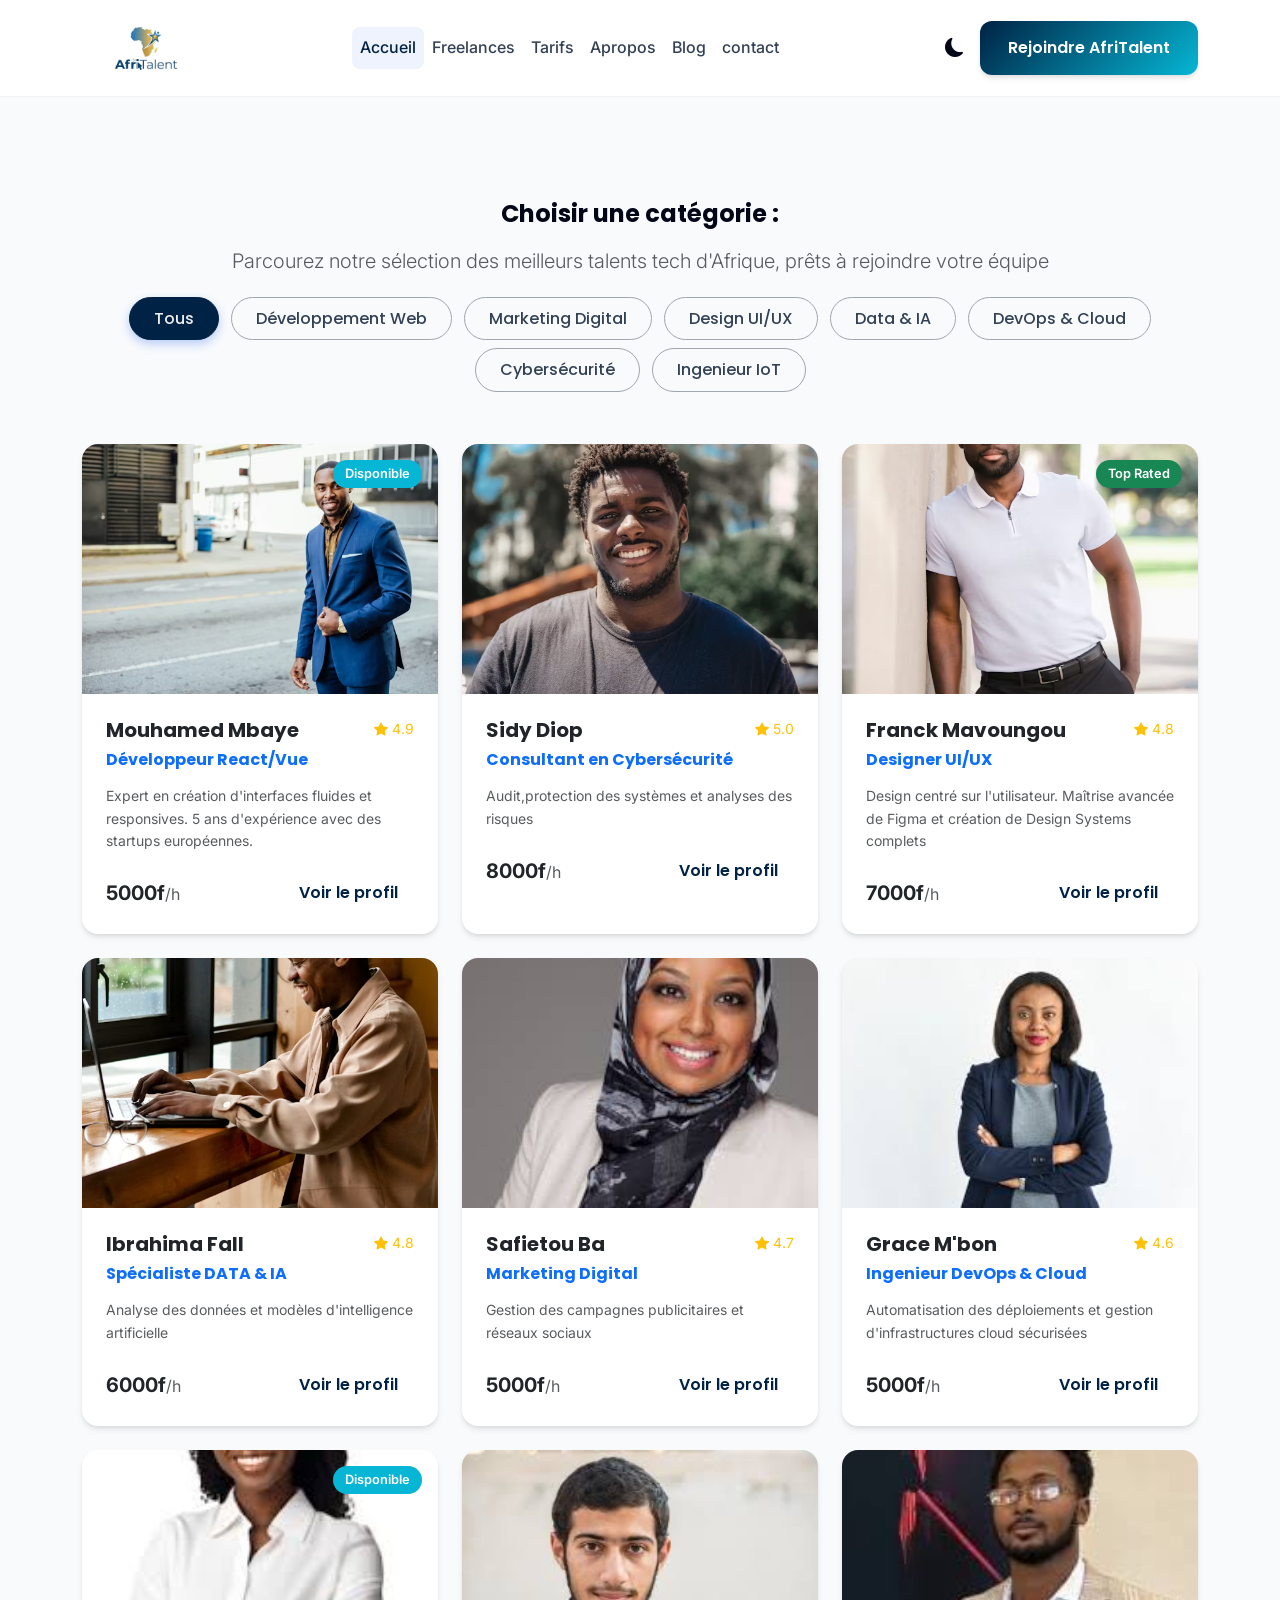
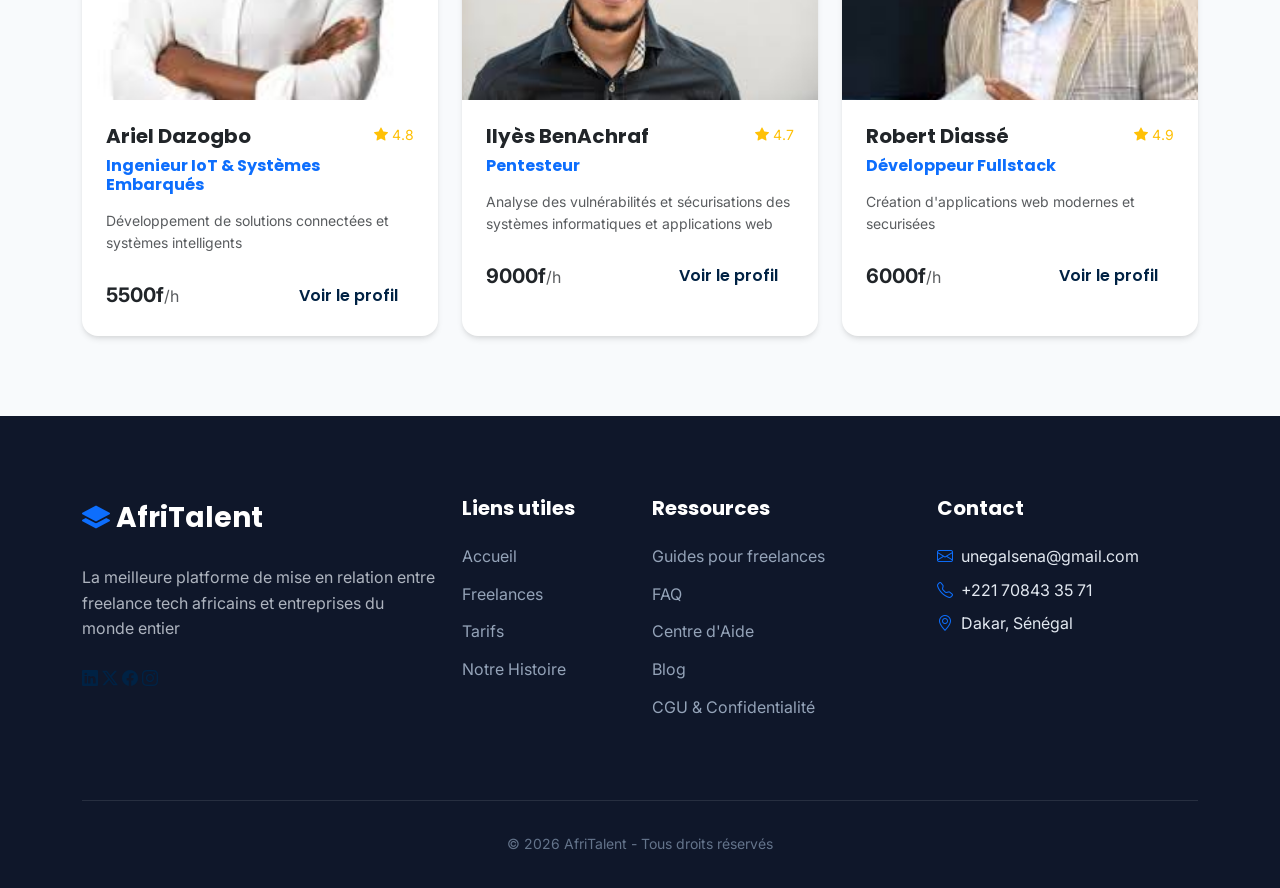
<file: freelances.html>
<!DOCTYPE html>
<html lang="fr">
<head>
    <meta charset="UTF-8">
    <meta name="viewport" content="width=device-width, initial-scale=1.0">
    <title>AfriTalent</title>
    <link href="https://cdn.jsdelivr.net/npm/bootstrap@5.3.8/dist/css/bootstrap.min.css" rel="stylesheet" integrity="sha384-sRIl4kxILFvY47J16cr9ZwB07vP4J8+LH7qKQnuqkuIAvNWLzeN8tE5YBujZqJLB" crossorigin="anonymous">
    <link rel="stylesheet" href="https://cdn.jsdelivr.net/npm/bootstrap-icons@1.11.1/font/bootstrap-icons.css">
    <link rel="stylesheet" href="https://fonts.googleapis.com/css2?family=Inter:wght@400;500;600&family=Poppins:wght@600;700;800&display=swap">
    <link rel="stylesheet" href="css/style.css">
    <!-- Script pour charger le mode sombre dès l'ouverture pour éviter le flash blanc -->
    <script>
        (function() {
            const theme = localStorage.getItem('theme');
            if (theme === 'dark') {
                document.documentElement.classList.add('dark');
            }
        })();
    </script>
</head >
<body>
    <header>
        <!-- NAVBAR -->
        <nav class="navbar navbar-expand-lg fixed-top" aria-label="main-navbar">
            <div class="container">
                <img src="images/AfriTalent.png" alt="AfriTalent" height="70" class="logoafritalent">
                <button class="navbar-toggler shadow-none" type="button" data-bs-toggle="collapse" data-bs-target="#navbarContent" aria-controls="navbarContent" aria-expanded="false" aria-label="Toggle navigation">
                    <span class="navbar-toggler-icon"></span>
                </button>
             <div class="collapse navbar-collapse" id="navbarContent">
                <ul class="navbar-nav mx-auto mb-2 mb-lg-0">
                    <li class="nav-item">
                        <a class="nav-link active" aria-current="page" href="index.html">Accueil</a>
                    </li>
                    <li class="nav-item">
                        <a class="nav-link" href="freelances.html">Freelances</a>
                    </li>
                    <li class="nav-item">
                        <a class="nav-link" href="tarifs.html">Tarifs</a>
                    </li>
                     <li class="nav-item">
                        <a class="nav-link" href="about.html">Apropos</a>
                    </li>
                    <li class="nav-item">
                        <a class="nav-link" href="#Blog">Blog</a>
                    </li>
                    <li class="nav-item">
                        <a class="nav-link" href="contact.html">contact</a>
                    </li>
                </ul>
                <div class="d-flex align-items-center gap-3">
                    <button id="theme-toggle" aria-label="Activer le mode sombre">
                        <i class="bi bi-moon-fill"></i>
                    </button>
                </div>
                <a href="#" class="btn-custom btn-primary-custom">Rejoindre AfriTalent</a>
             </div>
            </div>
        </nav>
    </header>
    <main style="padding-top: 100px;">
    <section class="section-padding bg-light-custom fade-in">
        <div class="container text-center">
            <h4> Choisir une catégorie :</h4>
            <p class="lead text-muted max-w-600 mx-auto">Parcourez notre sélection des meilleurs talents tech d'Afrique, prêts à rejoindre votre équipe</p>
        </div>  
            <!-- CATALOGUE FREELANCES -->
        <section class="section-padding fade-in">
            <div class="container">
                <!-- Filtrage -->
                <div class="text-center mb-5" id="filter-container">
                    <button class="filter-btn active" data-filter="all">Tous</button>
                    <button class="filter-btn" data-filter="Web">Développement Web </button>
                    <button class="filter-btn" data-filter="Digital">Marketing Digital</button>
                    <button class="filter-btn" data-filter="design">Design UI/UX</button>
                    <button class="filter-btn" data-filter="IA">Data & IA</button>
                    <button class="filter-btn" data-filter="DevOps">DevOps & Cloud</button>
                    <button class="filter-btn" data-filter="cybersec">Cybersécurité</button>
                    <button class="filter-btn" data-filter="IoT">Ingenieur IoT</button>
                </div>
                <!-- Grille -->
                <div id="freelance-grid" class="row g-4">
                    <!-- Profil 1 -->
                    <div data-category="Web" class="col-lg-4 col-md-6 freelance-item">
                        <div class="card freelance-card h-100">
                            <span class="card-badge">Disponible</span>
                                <img src="images/mombaye.avif" alt="mombaye">
                                <div class="card-body p-4">
                                    <div class="d-flex justify-content-between align-items-start mb-2">
                                        <h5 class="card-title fw-bold mb-0">Mouhamed Mbaye</h5>
                                        <div class="text-warning small"><i class="bi bi-star-fill"></i> 4.9</div>
                                    </div>
                                    <h6 class="text-primary mb-3">Développeur React/Vue</h6>
                                    <p class="card-text text-muted small mb-4">Expert en création d'interfaces fluides et responsives. 5 ans d'expérience avec des startups européennes.</p>
                                    <div class="d-flex justify-content-between align-items-center">
                                        <span class="fw-bold fs-5">5000f<span class="text-muted fs-6 fw-normal">/h</span></span>
                                        <a href="#" class="btn-custom btn-outline-custom py-1 px-3 fs-6">Voir le profil</a>
                                    </div>
                                </div>
                        </div>
                    </div>
                 <!-- Profil 2 -->
                    <div data-category="cybersec" class="col-lg-4 col-md-6 freelance-item">
                        <div class="card freelance-card h-100">
                            <img src="images/sidy.avif" alt="sidydiop">
                            <div class="card-body p-4">
                                <div class="d-flex justify-content-between align-items-start mb-2">
                                    <h5 class="card-title fw-bold mb-0">Sidy Diop</h5>
                                    <div class="text-warning small"><i class="bi bi-star-fill"></i> 5.0</div>
                                </div>
                                <h6 class="text-primary mb-3">Consultant en Cybersécurité</h6>
                                <p class="card-text text-muted small mb-4">Audit,protection des systèmes et analyses des risques</p>
                                <div class="d-flex justify-content-between align-items-center">
                                    <span class="fw-bold fs-5">8000f<span class="text-muted fs-6 fw-normal">/h</span></span>
                                    <a href="#" class="btn-custom btn-outline-custom py-1 px-3 fs-6">Voir le profil</a>
                                </div>
                            </div>
                        </div>
                    </div>
                 <!-- Profil 3 -->
                    <div data-category="design" class="col-lg-4 col-md-6 freelance-item">
                        <div class="card freelance-card h-100">
                            <span class="card-badge bg-success">Top Rated</span>
                            <img src="images/franck.avif" alt="franck">
                            <div class="card-body p-4">
                                <div class="d-flex justify-content-between align-items-start mb-2">
                                    <h5 class="card-title fw-bold mb-0">Franck Mavoungou</h5>
                                    <div class="text-warning small"><i class="bi bi-star-fill"></i> 4.8</div>
                                </div>
                                <h6 class="text-primary mb-3">Designer UI/UX</h6>
                                <p class="card-text text-muted small mb-4">Design centré sur l'utilisateur. Maîtrise avancée de Figma et création de Design Systems complets</p>
                                <div class="d-flex justify-content-between align-items-center">
                                    <span class="fw-bold fs-5">7000f<span class="text-muted fs-6 fw-normal">/h</span></span>
                                    <a href="#" class="btn-custom btn-outline-custom py-1 px-3 fs-6">Voir le profil</a>
                                </div>
                            </div>
                        </div>
                    </div>
                 <!-- Profil 4 -->
                    <div data-category="IA" class="col-lg-4 col-md-6 freelance-item">
                        <div class="card freelance-card h-100">
                            <img src="images/ibrahima.avif" alt="ibrahima">
                            <div class="card-body p-4">
                                <div class="d-flex justify-content-between align-items-start mb-2">
                                    <h5 class="card-title fw-bold mb-0">Ibrahima Fall</h5>
                                    <div class="text-warning small"><i class="bi bi-star-fill"></i> 4.8</div>
                                </div>
                                <h6 class="text-primary mb-3">Spécialiste DATA & IA</h6>
                                <p class="card-text text-muted small mb-4">Analyse des données et modèles d'intelligence artificielle</p>
                                <div class="d-flex justify-content-between align-items-center">
                                    <span class="fw-bold fs-5">6000f<span class="text-muted fs-6 fw-normal">/h</span></span>
                                    <a href="#" class="btn-custom btn-outline-custom py-1 px-3 fs-6">Voir le profil</a>
                                </div>
                            </div>
                        </div>
                    </div>
                 <!-- Profil 5 -->
                    <div data-category="Digital" class="col-lg-4 col-md-6 freelance-item">
                        <div class="card freelance-card h-100">
                            <img src="images/safietou.jpg" alt="safietou">
                            <div class="card-body p-4">
                                <div class="d-flex justify-content-between align-items-start mb-2">
                                    <h5 class="card-title fw-bold mb-0">Safietou Ba</h5>
                                    <div class="text-warning small"><i class="bi bi-star-fill"></i> 4.7</div>
                                </div>
                                <h6 class="text-primary mb-3">Marketing Digital</h6>
                                <p class="card-text text-muted small mb-4">Gestion des campagnes publicitaires et réseaux sociaux</p>
                                <div class="d-flex justify-content-between align-items-center">
                                    <span class="fw-bold fs-5">5000f<span class="text-muted fs-6 fw-normal">/h</span></span>
                                    <a href="#" class="btn-custom btn-outline-custom py-1 px-3 fs-6">Voir le profil</a>
                                </div>
                            </div>
                        </div>
                    </div>
                 <!-- Profil 6 -->
                    <div data-category="DevOps" class="col-lg-4 col-md-6 freelance-item">
                        <div class="card freelance-card h-100">
                            <img src="images/grace.jpg" alt="grace">
                            <div class="card-body p-4">
                                <div class="d-flex justify-content-between align-items-start mb-2">
                                    <h5 class="card-title fw-bold mb-0">Grace M'bon</h5>
                                    <div class="text-warning small"><i class="bi bi-star-fill"></i> 4.6</div>
                                </div>
                                <h6 class="text-primary mb-3">Ingenieur DevOps & Cloud</h6>
                                <p class="card-text text-muted small mb-4">Automatisation des déploiements et gestion d'infrastructures cloud sécurisées</p>
                                <div class="d-flex justify-content-between align-items-center">
                                    <span class="fw-bold fs-5">5000f<span class="text-muted fs-6 fw-normal">/h</span></span>
                                    <a href="#" class="btn-custom btn-outline-custom py-1 px-3 fs-6">Voir le profil</a>
                                </div>
                            </div>
                        </div>
                    </div>
                 <!-- Profil 7 -->
                    <div data-category="IoT" class="col-lg-4 col-md-6 freelance-item">
                        <div class="card freelance-card h-100">
                            <span class="card-badge">Disponible</span>
                            <img src="images/ariel.jpg" alt="ariel">
                            <div class="card-body p-4">
                                <div class="d-flex justify-content-between align-items-start mb-2">
                                    <h5 class="card-title fw-bold mb-0">Ariel Dazogbo</h5>
                                    <div class="text-warning small"><i class="bi bi-star-fill"></i> 4.8</div>
                                </div>
                                <h6 class="text-primary mb-3">Ingenieur IoT & Systèmes Embarqués</h6>
                                <p class="card-text text-muted small mb-4">Développement de solutions connectées et systèmes intelligents</p>
                                <div class="d-flex justify-content-between align-items-center">
                                    <span class="fw-bold fs-5">5500f<span class="text-muted fs-6 fw-normal">/h</span></span>
                                    <a href="#" class="btn-custom btn-outline-custom py-1 px-3 fs-6">Voir le profil</a>
                                </div>
                            </div>
                        </div>
                    </div>
                 <!-- Profil 8 -->
                    <div data-category="cybersec" class="col-lg-4 col-md-6 freelance-item">
                        <div class="card freelance-card h-100">
                            <img src="images/ilyes.jpg" alt="ilyes">
                            <div class="card-body p-4">
                                <div class="d-flex justify-content-between align-items-start mb-2">
                                    <h5 class="card-title fw-bold mb-0">Ilyès BenAchraf</h5>
                                    <div class="text-warning small"><i class="bi bi-star-fill"></i> 4.7</div>
                                </div>
                                <h6 class="text-primary mb-3">Pentesteur</h6>
                                <p class="card-text text-muted small mb-4">Analyse des vulnérabilités et sécurisations des systèmes informatiques et applications web</p>
                                <div class="d-flex justify-content-between align-items-center">
                                    <span class="fw-bold fs-5">9000f<span class="text-muted fs-6 fw-normal">/h</span></span>
                                    <a href="#" class="btn-custom btn-outline-custom py-1 px-3 fs-6">Voir le profil</a>
                                </div>
                            </div>
                        </div>
                    </div>
                 <!-- Profil 9 -->
                    <div data-category="Web" class="col-lg-4 col-md-6 freelance-item">
                        <div class="card freelance-card h-100">
                            <img src="images/robert.jpg" alt="robert">
                            <div class="card-body p-4">
                                <div class="d-flex justify-content-between align-items-start mb-2">
                                    <h5 class="card-title fw-bold mb-0">Robert Diassé</h5>
                                    <div class="text-warning small"><i class="bi bi-star-fill"></i> 4.9</div>
                                </div>
                                <h6 class="text-primary mb-3">Développeur Fullstack</h6>
                                <p class="card-text text-muted small mb-4">Création d'applications web modernes et securisées</p>
                                <div class="d-flex justify-content-between align-items-center">
                                    <span class="fw-bold fs-5">6000f<span class="text-muted fs-6 fw-normal">/h</span></span>
                                    <a href="#" class="btn-custom btn-outline-custom py-1 px-3 fs-6">Voir le profil</a>
                                </div>
                            </div>
                        </div>
                    </div>
                </div>
            </div>
        </section>
    </section>
  </main>
    <footer class="footer">
        <div class="container">
            <div class="row g-4">
                <div class="col-lg-4 col-md-6">
                    <div class="mb-4">
                        <a href="index.html" class="navbar-brand text-white fs-3 font-heading fw-bold">
                            <i class="bi bi-layers-fill text-primary"></i> AfriTalent
                        </a>
                    </div>
                    <p class="mb-4 opacity-75">La meilleure platforme de mise en relation entre freelance tech africains et entreprises du monde entier</p>
                    <div class="social-icons">
                        <a href="#" aria-label="LinkedIn"><i class="bi bi-linkedin"></i></a>
                        <a href="#" aria-label="Twitter"><i class="bi bi-twitter-x"></i></a>
                        <a href="#" aria-label="Facebook"><i class="bi bi-facebook"></i></a>
                        <a href="#" aria-label="Instagram"><i class="bi bi-instagram"></i></a>
                    </div>
                </div>
                <div class="col-lg-2 col-md-6">
                    <h6 class="footer-heading">Liens utiles</h6>
                    <ul class="footer-links">
                        <li><a href="index.html">Accueil</a></li>
                        <li><a href="freelances.html">Freelances</a></li>
                        <li><a href="tarifs.html">Tarifs</a></li>
                        <li><a href="about.html">Notre Histoire</a></li>
                    </ul>
                </div>
                 <div class="col-lg-3 col-md-6">
                    <h6 class="footer-heading">Ressources</h6>
                    <ul class="footer-links">
                        <li><a href="#">Guides pour freelances</a></li>
                        <li><a href="#">FAQ</a></li>
                        <li><a href="#">Centre d'Aide</a></li>
                        <li><a href="#">Blog</a></li>
                        <li><a href="#">CGU & Confidentialité</a></li>
                    </ul>
                </div>
                <div class="col-lg-3 col-md-6">
                    <h6 class="footer-heading">Contact</h6>
                    <ul class="footer-links">
                        <li class="d-flex align-items-center mb-2"><i class="bi bi-envelope text-primary me-2"></i> unegalsena@gmail.com</li>
                        <li class="d-flex align-items-center mb-2"><i class="bi bi-telephone text-primary me-2"></i> +221 70843 35 71</li>
                        <li class="d-flex align-items-center"><i class="bi bi-geo-alt text-primary me-2"></i> Dakar, Sénégal</li>
                    </ul>
                </div>
            </div>
            <div class="footer-bottom">
                <p class="mb-0">© 2026 AfriTalent - Tous droits réservés</p>
            </div>
        </div>
    </footer>
    <!-- Pour retourner en haut -->
    <button id="backToTop" aria-label="Retour en haut">
        <i class="bi bi-arrow-up"></i>
    </button>

    <script src="https://cdn.jsdelivr.net/npm/bootstrap@5.3.2/dist/js/bootstrap.bundle.min.js"></script>
    <script src="js/main.js"></script>
</body>
</html>
</file>
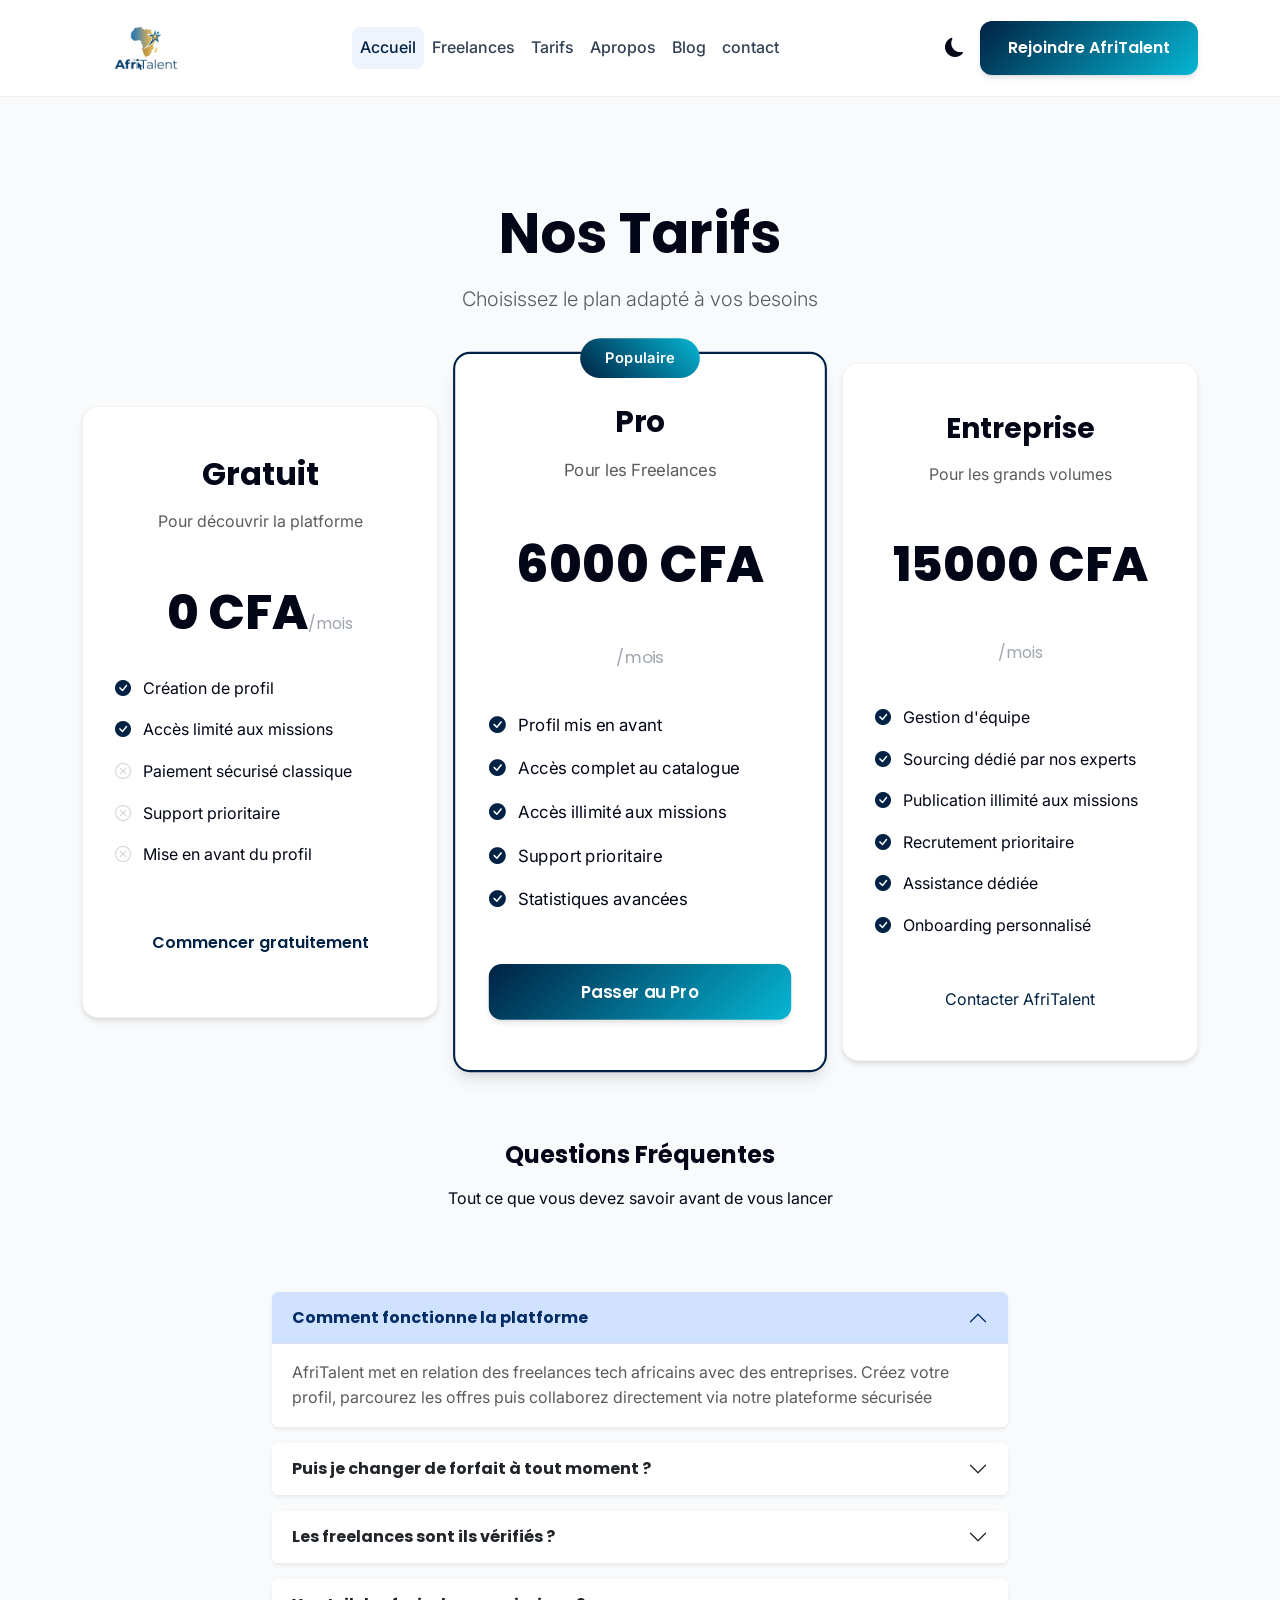
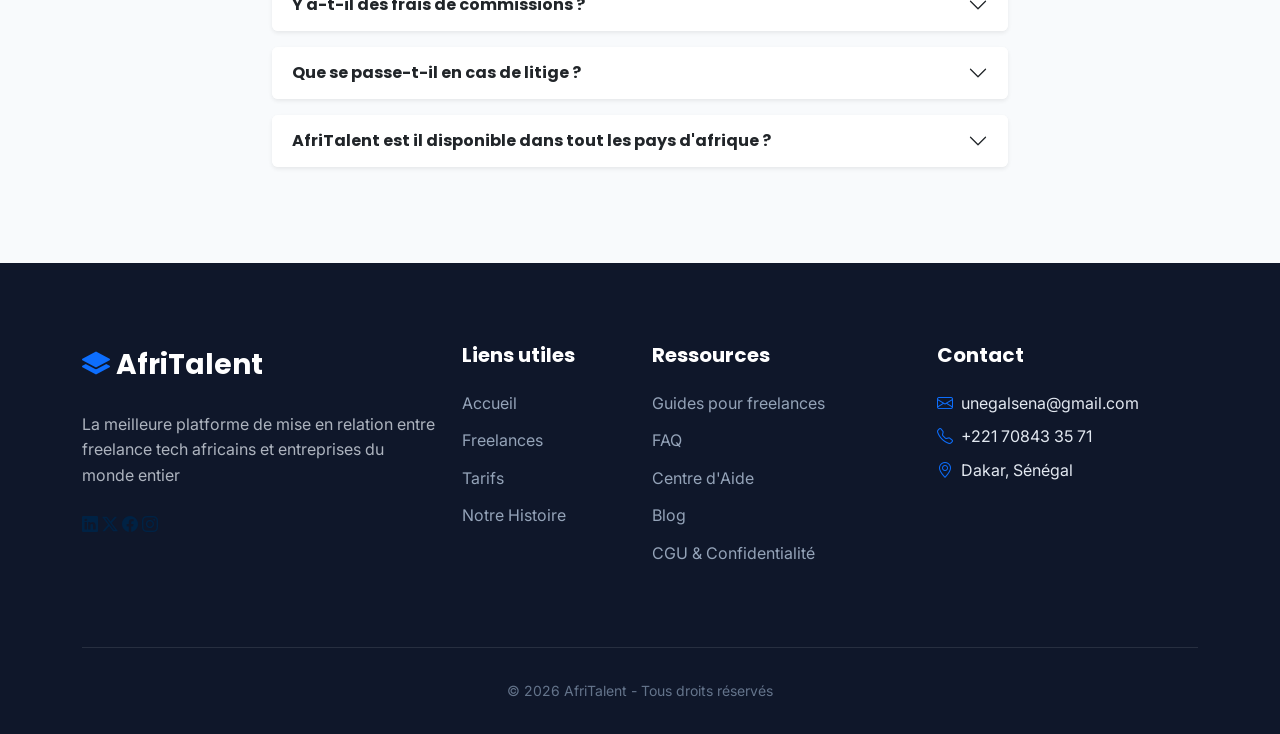
<file: tarifs.html>
<!DOCTYPE html>
<html lang="fr">
<head>
    <meta charset="UTF-8">
    <meta name="viewport" content="width=device-width, initial-scale=1.0">
    <title>AfriTalent</title>
    <link rel="stylesheet" href="css/style.css">
    <link href="https://cdn.jsdelivr.net/npm/bootstrap@5.3.8/dist/css/bootstrap.min.css" rel="stylesheet" integrity="sha384-sRIl4kxILFvY47J16cr9ZwB07vP4J8+LH7qKQnuqkuIAvNWLzeN8tE5YBujZqJLB" crossorigin="anonymous">
    <link rel="stylesheet" href="https://cdn.jsdelivr.net/npm/bootstrap-icons@1.11.1/font/bootstrap-icons.css">
    <link rel="stylesheet" href="https://fonts.googleapis.com/css2?family=Inter:wght@400;500;600&family=Poppins:wght@600;700;800&display=swap">
    <!-- Script pour charger le mode sombre dès l'ouverture pour éviter le flash blanc -->
    <script>
        (function() {
            const theme = localStorage.getItem('theme');
            if (theme === 'dark') {
                document.documentElement.classList.add('dark');
            }
        })();
    </script>
    <link rel="stylesheet" href="css/style.css">
</head>
<body>
    <header>
        <!-- NAVBAR -->
        <nav class="navbar navbar-expand-lg fixed-top" aria-label="main-navbar">
            <div class="container">
                <img src="images/AfriTalent.png" alt="AfriTalent" height="70" class="logoafritalent">
                <button class="navbar-toggler border-0 shadow-none" type="button" data-bs-toggle="collapse" data-bs-target="#navbarContent" aria-controls="navbarContent" aria-expanded="false" aria-label="Toggle navigation">
                    <span class="navbar-toggler-icon"></span>
                </button>
             <div class="collapse navbar-collapse" id="navbarContent">
                <ul class="navbar-nav mx-auto mb-2 mb-lg-0">
                    <li class="nav-item">
                        <a class="nav-link active" aria-current="page" href="index.html">Accueil</a>
                    </li>
                    <li class="nav-item">
                        <a class="nav-link" href="freelances.html">Freelances</a>
                    </li>
                    <li class="nav-item">
                        <a class="nav-link" href="tarifs.html">Tarifs</a>
                    </li>
                     <li class="nav-item">
                        <a class="nav-link" href="about.html">Apropos</a>
                    </li>
                    <li class="nav-item">
                        <a class="nav-link" href="#Blog">Blog</a>
                    </li>
                    <li class="nav-item">
                        <a class="nav-link" href="contact.html">contact</a>
                    </li>
                </ul>
                <div class="d-flex align-items-center gap-3">
                    <button id="theme-toggle" aria-label="Activer le mode sombre">
                        <i class="bi bi-moon-fill"></i>
                    </button>
                </div>
                <a href="#" class="btn-custom btn-primary-custom">Rejoindre AfriTalent</a>
             </div>
            </div>
        </nav>
    </header>
<main style="padding-top: 100px;">
    <section class="section-padding fade-in">
        <div class="container text-center">
            <h1 class="display-4 fw-bold mb-3">Nos Tarifs</h1>
            <p class="lead text-muted max-w-600 mx-auto mb-5">Choisissez le plan adapté à vos besoins</p>
            <!-- Plan -->
            <div class="row g-4 justify-content-center align-items-center">
                    <!-- PLAN GRATUIT -->
                <div class="col-lg-4 col-md-6">
                    <div class="pricing-card">
                        <h2>Gratuit</h2>
                        <p class="text-muted">Pour découvrir la platforme</p>
                        <div class="pricing-price">0 CFA<span>/mois</span></div>
                            <ul class="pricing-features">
                                <li><i class="bi bi-check-circle-fill"></i>Création de profil</li>
                                <li><i class="bi bi-check-circle-fill"></i> Accès limité aux missions</li>
                                <li><i class="bi bi-x-circle"></i>Paiement sécurisé classique</li>
                                <li><i class="bi bi-x-circle"></i> Support prioritaire</li>
                                <li><i class="bi bi-x-circle"></i> Mise en avant du profil</li>
                            </ul>
                            <a href="#" class="btn-custom btn-outline-custom w-100">Commencer gratuitement</a>
                    </div> 
                </div>
                <!-- PLAN PRO -->
                <div class="col-lg-4 col-md-6">
                    <div class="pricing-card popular h-100 d-flex flex-column">
                        <span class="popular-badge">Populaire</span>
                        <h3>Pro</h3>
                        <p class="text-muted">Pour les Freelances</p>
                        <div class="pricing-price">6000 CFA <span>/mois</span></div>
                            <ul class="pricing-features flex-grow-1">
                                <li><i class="bi bi-check-circle-fill"></i> Profil mis en avant</li>
                                <li><i class="bi bi-check-circle-fill"></i> Accès complet au catalogue</li>
                                <li><i class="bi bi-check-circle-fill"></i> Accès illimité aux missions</li>
                                <li><i class="bi bi-check-circle-fill"></i> Support prioritaire</li>
                                <li><i class="bi bi-check-circle-fill"></i> Statistiques avancées</li>
                            </ul>
                            <a href="#" class="btn-custom btn-primary-custom w-100 mt-auto">Passer au Pro</a>
                    </div>
                </div>
                <!-- PLAN ENTREPRISE -->
                <div class="col-lg-4 col-md-6">
                    <div class="pricing-card">
                        <h3>Entreprise</h3>
                        <p class="text-muted">Pour les grands volumes</p>
                        <div class="pricing-price">15000 CFA <span>/mois</span></div>
                            <ul class="pricing-features">
                                <li><i class="bi bi-check-circle-fill"></i> Gestion d'équipe</li>
                                <li><i class="bi bi-check-circle-fill"></i> Sourcing dédié par nos experts</li>
                                <li><i class="bi bi-check-circle-fill"></i> Publication illimité aux missions</li>
                                <li><i class="bi bi-check-circle-fill"></i> Recrutement prioritaire</li>
                                <li><i class="bi bi-check-circle-fill"></i> Assistance dédiée</li>
                                <li><i class="bi bi-check-circle-fill"></i> Onboarding personnalisé</li>
                            </ul>
                            <a href="#">Contacter AfriTalent</a>
                    </div>
                </div>
            </div>
        </div>                
    </section>
    <!-- FAQ -->
    <section class="section-padding bg-light-custom fade-in">
        <div class="container">
            <div class="text-center mb-5">
                <h4>Questions Fréquentes</h4>
                <p class="texted-muted">Tout ce que vous devez savoir avant de vous lancer</p>
            </div>
            <div class="row justify-content-center">
                <div class="col-lg-8">
                    <div class="accordion" id="faqaccordion">
                        <!-- Question1 -->
                        <div class="accordion-item border-0 mb-3 shadow-sm rounded overflow-hidden">
                            <h5 class="accordion-header">
                                <button class="accordion-button fw-bold" type="button" data-bs-toggle="collapse" data-bs-target="#faq1" aria-expanded="true" aria-controls="faq1">Comment fonctionne la platforme</button>
                            </h5>
                            <div id="faq1" class="accordion-collapse collapse show" data-bs-parent="#faqaccordion">
                                <div class="accordion-body text-muted">
                                    AfriTalent met en relation des freelances tech africains avec des entreprises. Créez votre profil, parcourez les offres puis collaborez directement via notre plateforme sécurisée
                                </div>
                            </div>
                        </div>
                        <!-- Question2 -->     
                        <div class="accordion-item border-0 mb-3 shadow-sm rounded overflow-hidden">
                            <h5 class="accordion-header">
                                <button class="accordion-button collapsed fw-bold" type="button" data-bs-toggle="collapse" data-bs-target="#faq2" aria-expanded="false" aria-controls="faq2">
                                    Puis je changer de forfait à tout moment ?
                                </button>
                            </h5>
                            <div id="faq2" class="accordion-collapse collapse" data-bs-parent="#faqaccordion">
                                <div class="accordion-body text-muted">
                                    Absolument. Vous pouvez changer votre forfait depuis votre espace client. Les modifications prendront effet au début du prochain cycle de facturation
                                </div>
                            </div>
                        </div>
                        <!-- Question3 -->     
                        <div class="accordion-item border-0 mb-3 shadow-sm rounded overflow-hidden">
                            <h5 class="accordion-header">
                                <button class="accordion-button collapsed fw-bold" type="button" data-bs-toggle="collapse" data-bs-target="#faq3" aria-expanded="false" aria-controls="faq3">
                                    Les freelances sont ils vérifiés ?
                                </button>
                            </h5>
                            <div id="faq3" class="accordion-collapse collapse" data-bs-parent="#faqaccordion">
                                <div class="accordion-body text-muted">
                                    Oui, chaque profil fait l'objet d'une vérification d'identité et de compétences. Nous nous assurons de la qualité de notre réseau pour vous garantir les meilleurs talents
                                </div>
                            </div>
                        </div>
                        <!-- Question4 -->     
                        <div class="accordion-item border-0 mb-3 shadow-sm rounded overflow-hidden">
                            <h5 class="accordion-header">
                                <button class="accordion-button collapsed fw-bold" type="button" data-bs-toggle="collapse" data-bs-target="#faq4" aria-expanded="false" aria-controls="faq4">
                                    Y a-t-il des frais de commissions ?
                                </button>
                            </h5>
                            <div id="faq4" class="accordion-collapse collapse" data-bs-parent="#faqaccordion">
                                <div class="accordion-body text-muted">
                                    Nous appliquons une commission de 10% sur les transactions pour couvrir les frais de fonctionnement de la plateforme et la sécurisation des paiements. Ce taux est dégressif selon le volume
                                </div>
                            </div>
                        </div>
                        <!-- Question5 -->     
                        <div class="accordion-item border-0 mb-3 shadow-sm rounded overflow-hidden">
                            <h5 class="accordion-header">
                                <button class="accordion-button collapsed fw-bold" type="button" data-bs-toggle="collapse" data-bs-target="#faq5" aria-expanded="false" aria-controls="faq5">
                                    Que se passe-t-il en cas de litige ?
                                </button>
                            </h5>
                            <div id="faq5" class="accordion-collapse collapse" data-bs-parent="#faqaccordion">
                                <div class="accordion-body text-muted">
                                    Notre équipe de médiation intervient gratuitement en cas de désaccord. Nous analysons le cahier des charges et les livrables pour proposer une résolution équitable
                                </div>
                            </div>
                        </div>
                        <!-- Question6 -->     
                        <div class="accordion-item border-0 mb-3 shadow-sm rounded overflow-hidden">
                            <h5 class="accordion-header">
                                <button class="accordion-button collapsed fw-bold" type="button" data-bs-toggle="collapse" data-bs-target="#faq6" aria-expanded="false" aria-controls="faq6">
                                    AfriTalent est il disponible dans tout les pays d'afrique ?
                                </button>
                            </h5>
                            <div id="faq6" class="accordion-collapse collapse" data-bs-parent="#faqaccordion">
                                <div class="accordion-body text-muted">
                                    Nous sommes présent dans plus de 25 pays africains, incluant le Sénégal, la Côte d'Ivoire, le Tchad, le Congo, la Tunisie, le Maroc, le Rwanda et bien d'autres
                                </div>
                            </div>
                        </div>
                    </div>
                </div>        
            </div>
        </div>    
    </section>
</main>  
<!-- FOOTER -->
    <footer class="footer">
        <div class="container">
            <div class="row g-4">
                <div class="col-lg-4 col-md-6">
                    <div class="mb-4">
                        <a href="index.html" class="navbar-brand text-white fs-3 font-heading fw-bold">
                            <i class="bi bi-layers-fill text-primary"></i> AfriTalent
                        </a>
                    </div>
                    <p class="mb-4 opacity-75">La meilleure platforme de mise en relation entre freelance tech africains et entreprises du monde entier</p>
                    <div class="social-icons">
                        <a href="#" aria-label="LinkedIn"><i class="bi bi-linkedin"></i></a>
                        <a href="#" aria-label="Twitter"><i class="bi bi-twitter-x"></i></a>
                        <a href="#" aria-label="Facebook"><i class="bi bi-facebook"></i></a>
                        <a href="#" aria-label="Instagram"><i class="bi bi-instagram"></i></a>
                    </div>
                </div>
                <div class="col-lg-2 col-md-6">
                    <h6 class="footer-heading">Liens utiles</h6>
                    <ul class="footer-links">
                        <li><a href="index.html">Accueil</a></li>
                        <li><a href="freelances.html">Freelances</a></li>
                        <li><a href="tarifs.html">Tarifs</a></li>
                        <li><a href="about.html">Notre Histoire</a></li>
                    </ul>
                </div>
                 <div class="col-lg-3 col-md-6">
                    <h6 class="footer-heading">Ressources</h6>
                    <ul class="footer-links">
                        <li><a href="#">Guides pour freelances</a></li>
                        <li><a href="#">FAQ</a></li>
                        <li><a href="#">Centre d'Aide</a></li>
                        <li><a href="#">Blog</a></li>
                        <li><a href="#">CGU & Confidentialité</a></li>
                    </ul>
                </div>
                <div class="col-lg-3 col-md-6">
                    <h6 class="footer-heading">Contact</h6>
                    <ul class="footer-links">
                        <li class="d-flex align-items-center mb-2"><i class="bi bi-envelope text-primary me-2"></i> unegalsena@gmail.com</li>
                        <li class="d-flex align-items-center mb-2"><i class="bi bi-telephone text-primary me-2"></i> +221 70843 35 71</li>
                        <li class="d-flex align-items-center"><i class="bi bi-geo-alt text-primary me-2"></i> Dakar, Sénégal</li>
                    </ul>
                </div>
            </div>
            <div class="footer-bottom">
                <p class="mb-0">© 2026 AfriTalent - Tous droits réservés</p>
            </div>
        </div>
    </footer>
    <!-- Pour retourner en haut -->
    <button id="backToTop" aria-label="Retour en haut">
        <i class="bi bi-arrow-up"></i>
    </button>

    <script src="https://cdn.jsdelivr.net/npm/bootstrap@5.3.2/dist/js/bootstrap.bundle.min.js"></script>
    <script src="js/main.js"></script>
</body>
</html>
</file>
<file: css/style.css>
:root {
    /* Couleurs principales du site*/
    --primary: #002244;
    --secondary: #0f172a;
    --accent: #06b6d4;
    --light: #f8fafc;
    --dark: #020617;
    /* Couleurs des textes */
    --text-main: #334155; 
    --text-muted: #a0a6ae; 


    /*Polices*/
    --font-heading: 'Poppins', sans-serif; /* Police utilisée pour les titres */
    --font-body: 'Inter', sans-serif; /* Police utilisée pour le texte normal */
    
    --radius: 16px; /* Rayon principal des bordures pour arrondir les cartes, boutons, etc. */
    --radius-sm: 8px; /* Petit rayon de bordure utilisé pour les petits éléments */
    --transition: all 0.3s ease; /* transition fluide pour les animations, hover et changements visuels */
    --shadow-sm: 0 4px 6px -1px rgba(0, 0, 0, 0.1), 0 2px 4px -1px rgba(0, 0, 0, 0.06); /* petite ombre légère utilisée sur les cartes et boutons pour donner un effet de profondeur discret */
    --shadow-md: 0 10px 15px -3px rgba(0, 0, 0, 0.1), 0 4px 6px -2px rgba(0, 0, 0, 0.05); /* Ombre moyenne utilisée pour accentuer davantage les éléments importants */
    --shadow-lg: 0 20px 25px -5px rgba(0, 0, 0, 0.1), 0 10px 10px -5px rgba(0, 0, 0, 0.04); /* Grande ombre utilisée pour mettre certains éléments en avant avec plus de relief */
    --shadow-hover: 0 25px 50px -12px rgba(37, 99, 235, 0.25); /* Ombre appliquée lors du survol pour créer un effet interactif moderne */
}

/*Reset et style de base*/
/* Sélectionne tous les éléments de la page ainsi que leurs pseudo-éléments before et after */
*, *::before, *::after {
    box-sizing: border-box; /* Inclut padding et border dans la taille totale des éléments */
    margin: 0;
    padding: 0;
}
body {
    font-family: var(--font-body); /* Définit la police principale du site */
    padding-top: 100px;
    background-color: var(--light);
    color: var(--dark);
    line-height: 1.6; /* Espace vertical entre les lignes pour améliorer la lisibilité */
    overflow-x:  hidden;  /*Pour eviter les debordements horizontaux*/
    transition: background-color 0.3s ease, color 0.3s ease; /* Animation fluide lors du changement de couleur ou du mode sombre */
}
html { 
    scroll-behavior: smooth; /* scroll fluide*/
}
h1, h2, h3, h4, h5, h6 {
    font-family: var(--font-heading); /* Utilise la police des titres définie dans les variables */
    color: var(--dark);
    font-weight: 700; /* Rend les titres plus épais */
    line-height: 1.2; /* Réduit légèrement l’espace entre les lignes des titres */
    margin-bottom: 1rem; /* Ajoute un espace sous chaque titre */
}
a {
    color: var(--primary);
    text-decoration: none; /* Supprime le soulignement par défaut */
    transition: var(--transition); /* Ajoute une transition fluide lors des interactions */
}
a:hover {
    color: var(--accent); /* Change la couleur du lien au survol */
}
/*Navbar*/
.navbar {
  background: rgba(255,255,255,0.95);
  backdrop-filter: blur(12px); /* Effet de flou derrière la navbar */
  transition: var(--transition);
  padding: 0.8rem 0;
  border-bottom: 1px solid rgba(0,0,0,0.05); /*border en bas*/
}
.navbar.scrolled {
  padding: 0.4rem 0; /* Réduit la taille verticale de la navbar */
  box-shadow: 0 2px 20px rgba(0,0,0,0.1); /* Ajoute une ombre pour donner du relief */
}
.navbar-brand {
  font-family: var(--font-heading);
  font-weight: 800;
  font-size: 1.5rem;
  color: var(--primary);
}
.navbar-brand img {
  background-color: var(--secondary);
  padding: 8px 12px;
   border-radius: 12px; /*bordure arrondi */
}
.navbar .nav-link {
  font-weight: 500;
  color: var(--text-main);
  padding: 0.5rem 1rem;
  border-radius: var(--radius-sm);
  transition: var(--transition);
}
.navbar .nav-link:hover,
.navbar .nav-link.active {
  color: var(--primary);
  background: rgba(37, 99, 235, 0.08);
}
/* Theme toggle */
#theme-toggle {
background: transparent;
border: none;
color: var(--dark);
font-size: 1.2rem;
cursor: pointer; /* Curseur en main lors du survol*/
transition: var(--transition);
margin-left: 1rem;
margin-right: 1rem;
}
#theme-toggle:hover { /* Effet hover du bouton */
color: var(--primary);
}
/*footer*/
.footer {
background-color: var(--secondary);
color: #e2e8f0;
padding: 5rem 0 2rem 0;
}
.footer-heading {
color: white;
font-family: var(--font-heading);
margin-bottom: 1.5rem;
font-size: 1.25rem;
}
.footer-links {
list-style: none; /* Supprime le style (les puces) */
padding: 0;
}
.footer-links li {
margin-bottom: 0.75rem;
}
.footer-links a {
color: #94a3b8;
transition: var(--transition);
}
.footer-links a:hover {
color: var(--accent);
padding-left: 5px; /* Décale légèrement le lien */
}
.footer-bottom {
border-top: 1px solid rgba(255, 255, 255, 0.1);
margin-top: 4rem;
padding-top: 2rem;
text-align: center;
color: #64748b;
font-size: 0.875rem;
}
/*HERO*/
.hero {
min-height: 100vh; /* Hauteur minimale = écran */
display: flex; /* Utilise Flexbox */
align-items: center; /* Centre verticalement */
position: relative;
overflow: hidden; /* Cache les débordements */
padding-top: 80px;
background: radial-gradient(circle at top right, rgba(37, 99, 235, 0.1), transparent 50%),
radial-gradient(circle at bottom left, rgba(6, 182, 212, 0.1), transparent 50%); /* Dégradés décoratifs */
}
.hero h1 {
font-size: clamp(2.5rem, 5vw, 4rem);
font-weight: 800;
line-height: 1.1;
margin-bottom: 1.5rem;
}
.hero h1 span {
color: var(--primary);
position: relative;
display: inline-block; /* INLINE-BLOCK : Propriété qui permet à un élément de se comporter comme du texte (s'aligner horizontalement avec ses voisins) tout en acceptant des dimensions (largeur, hauteur) et des marges */
}
.hero h1 span::after {
content: '';
position: absolute; /*ABSOLUTE : L'élément est sorti du flux normal. Il est positionné par rapport au premier parent qui possède une position autre que 'static' (ex: relative). S'il n'en a pas, il se positionne par rapport à la page entière.*/
width: 100%;
height: 30%;
bottom: 0;
left: 0;
background-color: rgba(6, 182, 212, 0.3);
z-index: -1;
transform: skewX(-15deg);
}
.hero-subtitle {
font-size: 1.25rem;
color: var(--text-muted);
margin-bottom: 2rem;
max-width: 600px;
}
.hero-stats {
display: flex;
gap: 2rem;
margin-top: 3rem;
padding-top: 2rem;
border-top: 1px solid rgba(100, 116, 139, 0.2);
}
.stat-item h3 {
font-size: 2rem;
color: var(--primary);
margin-bottom: 0.25rem;
}
.stat-item p {
font-size: 0.875rem;
color: var(--text-muted);
font-weight: 500;
}
.hero-image-container {
position: relative;
}
.hero-image-blob {
position: absolute;
top: 50%;
left: 50%;
transform: translate(-50%, -50%);
width: 120%;
height: 120%;
background: linear-gradient(45deg, var(--primary), var(--accent)); /*degrade de couleur*/
border-radius: 40% 60% 70% 30% / 40% 50% 60% 50%; /* BORDER-RADIUS (Complexe) : Utilise la syntaxe "slash" pour créer des formes organiques (blobs).- Les valeurs avant le slash définissent les rayons horizontaux.- Les valeurs après le slash définissent les rayons verticaux.Cela permet d'arrondir chaque coin de manière asymétrique pour un effet de forme fluide et naturelle.*/
animation: blob-animate 10s infinite alternate;
z-index: -1;
opacity: 0.2;
}
/*bento grid*/
.bento-grid {
display: grid;
grid-template-columns: repeat(4, 1fr); /* 4 colonnes égales */
 grid-template-rows: repeat(2, 1fr); /*2lignes */
gap: 1.5rem;
}
.bento-item {
background-color: #ffffff;
border-radius: var(--radius);
padding: 2rem;
box-shadow: var(--shadow-sm);
transition: var(--transition);
position: relative;
overflow: hidden;
border: 1px solid rgba(0, 0, 0, 0.05);
}
.bento-item:hover {
transform: translateY(-5px);
box-shadow: var(--shadow-md);
}
.bento-item-1 { grid-column: 1 / 3; grid-row: 1 / 3; }
.bento-item-2 { grid-column: 3 / 5; grid-row: 1 / 2; }
.bento-item-3 { grid-column: 3 / 4; grid-row: 2 / 3; }
.bento-item-4 { grid-column: 4 / 5; grid-row: 2 / 3; }
.step-number {
font-family: var(--font-heading);
font-size: 3rem;
font-weight: 800;
color: rgba(37, 99, 235, 0.1);
position: absolute;
top: 1rem;
right: 1.5rem;
line-height: 1;
}
.bento-icon {
font-size: 2rem;
color: var(--primary);
margin-bottom: 1rem;
background-color: rgba(37, 99, 235, 0.1);
width: 60px;
height: 60px;
display: flex;
align-items: center;
justify-content: center;
border-radius: 50%;
}
.category-card {
background-color: #ffffff;
border-radius: var(--radius);
padding: 2rem;
text-align: center;
transition: var(--transition);
border: 1px solid rgba(0, 0, 0, 0.05);
box-shadow: var(--shadow-sm);
height: 100%;
}
.category-card:hover {
transform: translateY(-10px);
box-shadow: var(--shadow-hover);
border-color: var(--primary);
}
.category-card .icon-wrapper {
font-size: 2.5rem;
color: var(--primary);
margin-bottom: 1.5rem;
transition: var(--transition);
}
.category-card:hover .icon-wrapper {
color: var(--accent);
transform: scale(1.1);
}
.freelance-card {
border: none;
border-radius: var(--radius);
box-shadow: var(--shadow-sm);
transition: var(--transition);
overflow: hidden;
background-color: #ffffff;
}
.freelance-card:hover {
transform: translateY(-8px);
box-shadow: var(--shadow-lg);
}
.freelance-card img {
width: 100%;
height: 250px;
object-fit: cover;
}
.card-badge {
position: absolute;
top: 1rem;
right: 1rem;
background-color: var(--accent);
color: #ffffff;
padding: 0.25rem 0.75rem;
border-radius: 20px;
font-size: 0.8rem;
font-weight: 600;
}
.filter-btn {
background: transparent;
border: 1px solid var(--text-muted);
color: var(--text-main);
padding: 0.5rem 1.5rem;
border-radius: 30px;
margin: 0.25rem;
transition: var(--transition);
font-family: var(--font-heading);
font-weight: 500;
}
.filter-btn:hover,
.filter-btn.active {
background-color: var(--primary);
color: #eeecec;
border-color: var(--primary);
box-shadow: 0 4px 10px rgba(37, 99, 235, 0.3);
}
.pricing-card {
background-color: #ffffff;
border-radius: var(--radius);
padding: 3rem 2rem;
border: 1px solid rgba(0, 0, 0, 0.05);
box-shadow: var(--shadow-sm);
position: relative;
transition: var(--transition);
height: 100%;
display: flex;
flex-direction: column;
}
.pricing-card.popular {
border: 2px solid var(--primary);
transform: scale(1.05);
box-shadow: var(--shadow-md);
z-index: 1;
}
.pricing-card.popular:hover {
transform: scale(1.05) translateY(-5px);
box-shadow: var(--shadow-lg);
}
.popular-badge {
position: absolute;
top: -15px;
left: 50%;
transform: translateX(-50%);
background: linear-gradient(45deg, var(--primary), var(--accent));
color: white;
padding: 0.5rem 1.5rem;
border-radius: 20px;
font-weight: 600;
font-size: 0.875rem;
}
.pricing-price {
font-size: 3rem;
font-weight: 800;
font-family: var(--font-heading);
color: var(--dark);
margin: 1.5rem 0;
}
.pricing-price span {
font-size: 1rem;
color: var(--text-muted);
font-weight: 400;
}
.pricing-features {
list-style: none;
padding: 0;
margin: 0 0 2rem 0;
flex-grow: 1;
}
.pricing-features li {
margin-bottom: 1rem;
display: flex;
align-items: center;
gap: 0.75rem;
}
.pricing-features i.bi-check-circle-fill {
color: var(--primary);
}
.pricing-features i.bi-x-circle {
color: var(--text-muted);
opacity: 0.5;
}
.cta-section {
background: linear-gradient(135deg, var(--primary) 0%, var(--secondary) 100%);
color: white;
padding: 6rem 0;
position: relative;
overflow: hidden;
}
.cta-section::before {
content: '';
position: absolute;
top: 0;
left: 0;
width: 100%;
height: 100%;
background-image: url('data:image/svg+xml,%3Csvg width="60" height="60" viewBox="0 0 60 60" xmlns="http://www.w3.org/2000/svg"%3E%3Cg fill="none" fill-rule="evenodd"%3E%3Cg fill="%23ffffff" fill-opacity="0.05"%3E%3Cpath d="M36 34v-4h-2v4h-4v2h4v4h2v-4h4v-2h-4zm0-30V0h-2v4h-4v2h4v4h2V6h4V4h-4zM6 34v-4H4v4H0v2h4v4h2v-4h4v-2H6zM6 4V0H4v4H0v2h4v4h2V6h4V4H6z"/%3E%3C/g%3E%3C/g%3E%3C/svg%3E');
}
.cta-section h2 {
color: white;
font-size: 3rem;
margin-bottom: 1.5rem;
}
@media (max-width: 1200px) {
  .hero h1 { font-size: 3.5rem; }
}
@media (max-width: 992px) {
  .bento-grid {
    grid-template-columns: repeat(2, 1fr);
    grid-template-rows: auto;
  }
  
  .bento-item-1 { grid-column: 1 / 3; grid-row: 1; }
  .bento-item-2 { grid-column: 1 / 3; grid-row: 2; }
  .bento-item-3 { grid-column: 1 / 2; grid-row: 3; }
  .bento-item-4 { grid-column: 2 / 3; grid-row: 3; }
  .pricing-card.popular {
    transform: scale(1);
  }
  .pricing-card.popular:hover {
    transform: translateY(-5px);
  }
}
@media (max-width: 768px) {
  .hero {
    text-align: center;
    padding-top: 120px;
  }
  
  .hero-stats {
    justify-content: center;
    flex-wrap: wrap;
  }
  
  .hero-image-container {
    margin-top: 3rem;
  }
  .bento-grid {
    grid-template-columns: 1fr;
  }
  
  .bento-item-1, .bento-item-2, .bento-item-3, .bento-item-4 {
    grid-column: 1;
    grid-row: auto;
  }
  
  .pricing-card {
    margin-bottom: 2rem;
  }
  
  .section-padding {
    padding: 3rem 0;
  }
}
@media (max-width: 576px) {
  .hero h1 { font-size: 2.5rem; }
  .hero-stats { gap: 1rem; }
  .stat-item h3 { font-size: 1.5rem; }
}
@media (max-width: 991px) {
    .navbar-collapse {
        background-color: var(--light); /* Assure-toi qu'il a un fond */
        max-height: 80vh;
        overflow-y: auto;
    }
}
  /* Mode Sombre */

/* Active le mode sombre sur toute la page */
.dark-mode {
    background-color: #020617; 
    color: #f8fafc; 
}
/* Navbar en mode sombre */
.dark-mode .navbar {
    background: rgba(15, 23, 42, 0.95); /* rgba permet une légère transparence */
}
/* Change le fond des cartes en mode sombre */
.dark-mode .bento-item,
.dark-mode .category-card,
.dark-mode .pricing-card,
.dark-mode .freelance-card {
    background-color: #1e293b; /* Fond sombre pour les cartes */
    color: #f8fafc; 
}
/* Couleur des textes secondaires en dark mode */
.dark-mode .hero-subtitle,
.dark-mode .stat-item p,
.dark-mode .navbar .nav-link {
    color: #e7ebf0;
}
/* Titres en blanc en mode sombre */
.dark-mode h1,
.dark-mode h2,
.dark-mode h3,
.dark-mode h4,
.dark-mode h5,
.dark-mode h6 {
    color: white;
}
.dark-mode .text-muted {
    color: #bcc7d4 !important;
}

  /* Bouton de retour en haut */

#backToTop {
    position: fixed; /* fixe le bouton même quand on scroll */
    bottom: 20px;
    right: 20px;
    width: 50px;
    height: 50px;
    border: none;/* Supprime la bordure par défaut */
    border-radius: 50%; /* Rend le bouton circulaire */
    background-color: var(--primary);
    color: white;
    cursor: pointer; /* Change le curseur en main au survol */
    opacity: 0; /* Rend le bouton invisible */
    visibility: hidden; /* Cache complètement l’élément */
    transition: var(--transition); /* Animation fluide lors de l’apparition */
    z-index: 999; /* Place le bouton au-dessus des autres éléments */
}
/* Classe ajoutée en JS quand on scroll */
#backToTop.show {
    opacity: 1;/* Rend le bouton visible progressivement */
    visibility: visible; /* Réaffiche l’élément */
}
/* Fade-in animation */
.fade-in {
  transform: translateY(30px);
  transition: opacity 0.8s ease-out, transform 0.8s ease-out;
}
.fade-in.visible {
  opacity: 1 !important;
  transform: translateY(0) !important;
}
/* Boutons personnalisés */
.btn-custom {
    display: inline-flex;
    align-items: center;
    justify-content: center;
    gap: 10px;
    padding: 14px 28px;
    border: none;
    border-radius: 12px;
    font-weight: 600;
    font-family: var(--font-heading);
    text-decoration: none;
    transition: var(--transition);
    cursor: pointer;
}
/* Bouton principal */
.btn-primary-custom {
    background: linear-gradient(135deg, var(--primary), var(--accent));
    color: white;
    box-shadow: var(--shadow-sm);
}
/* Hover */
.btn-primary-custom:hover {
    transform: translateY(-3px);
    box-shadow: var(--shadow-hover);
    color: white;
}
.preload * {
    transition: none !important;
}
/* Style par défaut pour le mode clair */
.logoafritalent {
    transition: filter 0.3s ease; /* Pour une transition douce */
}
/* Style appliqué uniquement en mode sombre */
.dark .logoafritalent {
    filter: invert(1); /* Inverse les couleurs (le noir devient blanc, etc.) */
}
/* Force une séparation propre entre chaque section, même pendant les animations */
section.section-padding {
    margin-bottom: 80px; /* Espace garanti entre les sections */
    display: block;      /* S'assure que chaque section occupe toute la largeur et pousse la suivante */
    position: relative;
    z-index: 1;
}

/* Optionnel : Si tu veux éviter que la FAQ ne soit jamais trop près des cartes */
.accordion {
    margin-top: 2rem;
}
</file>
